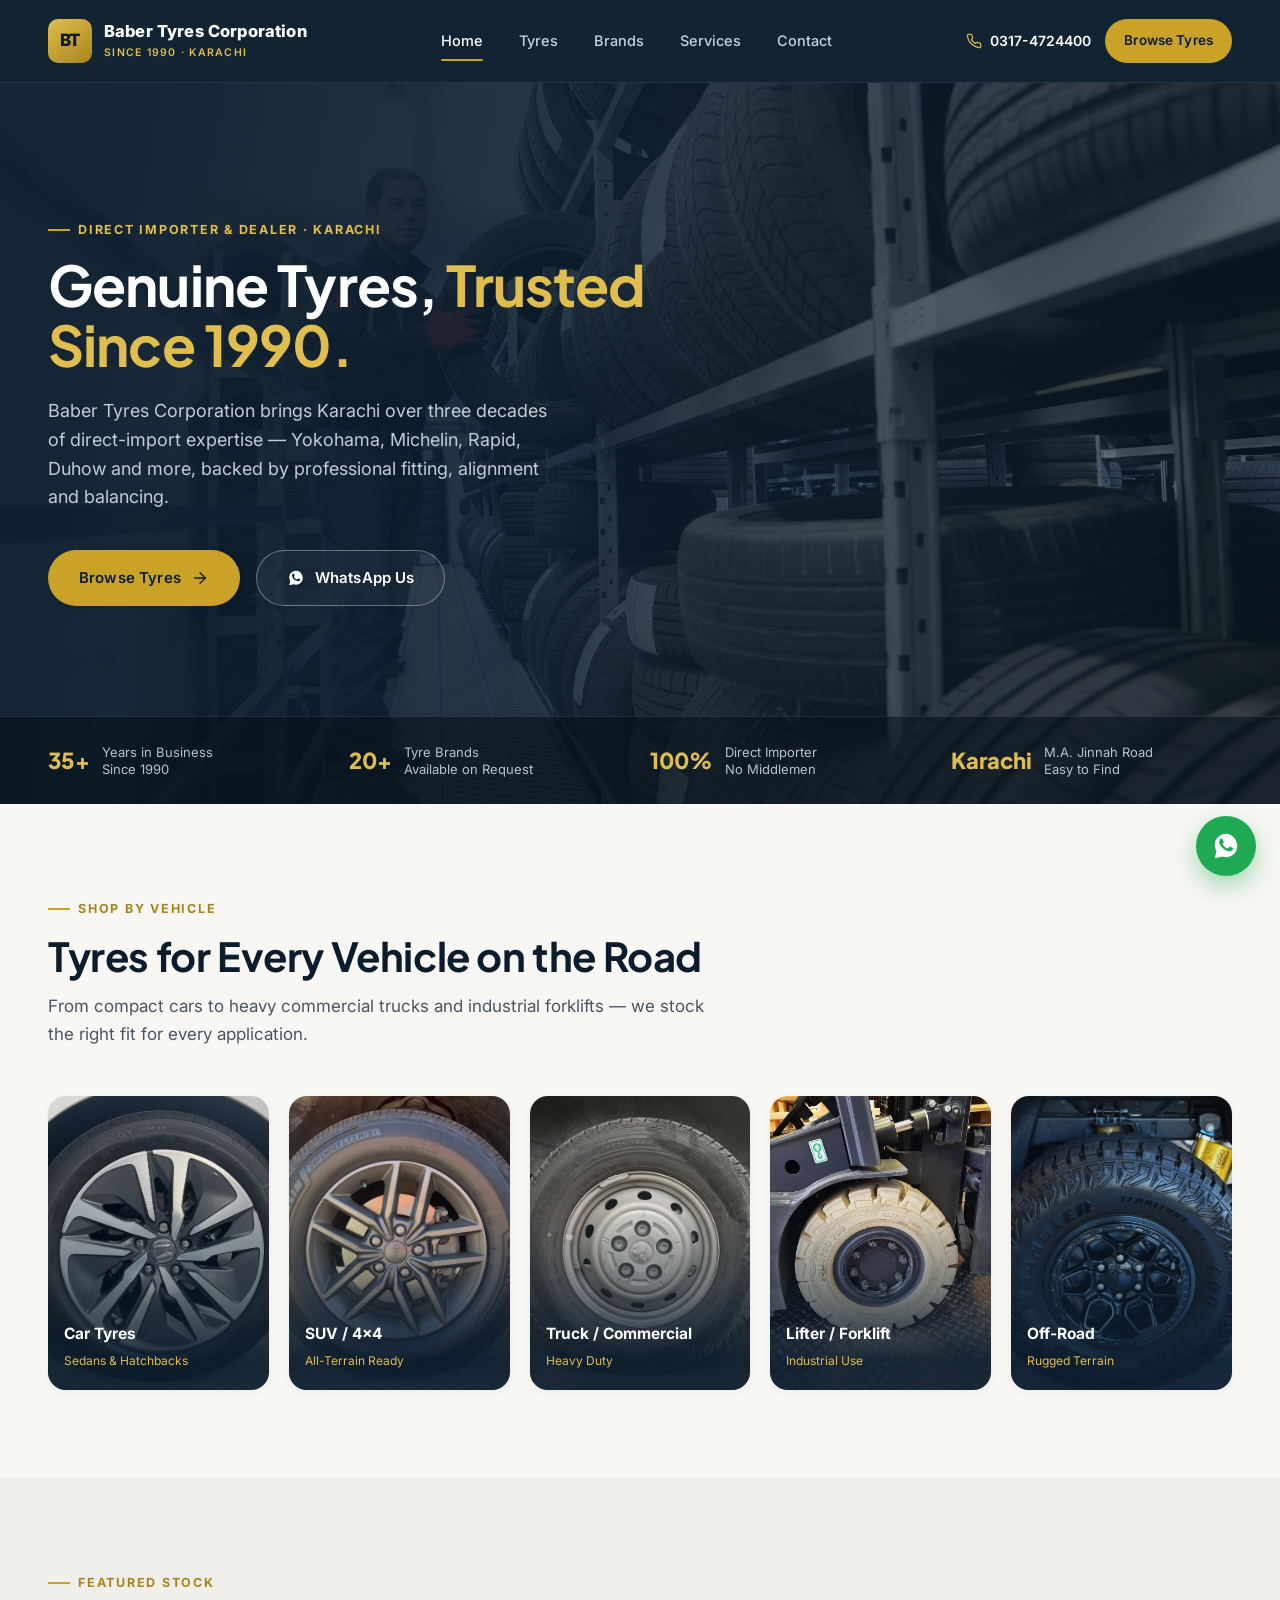
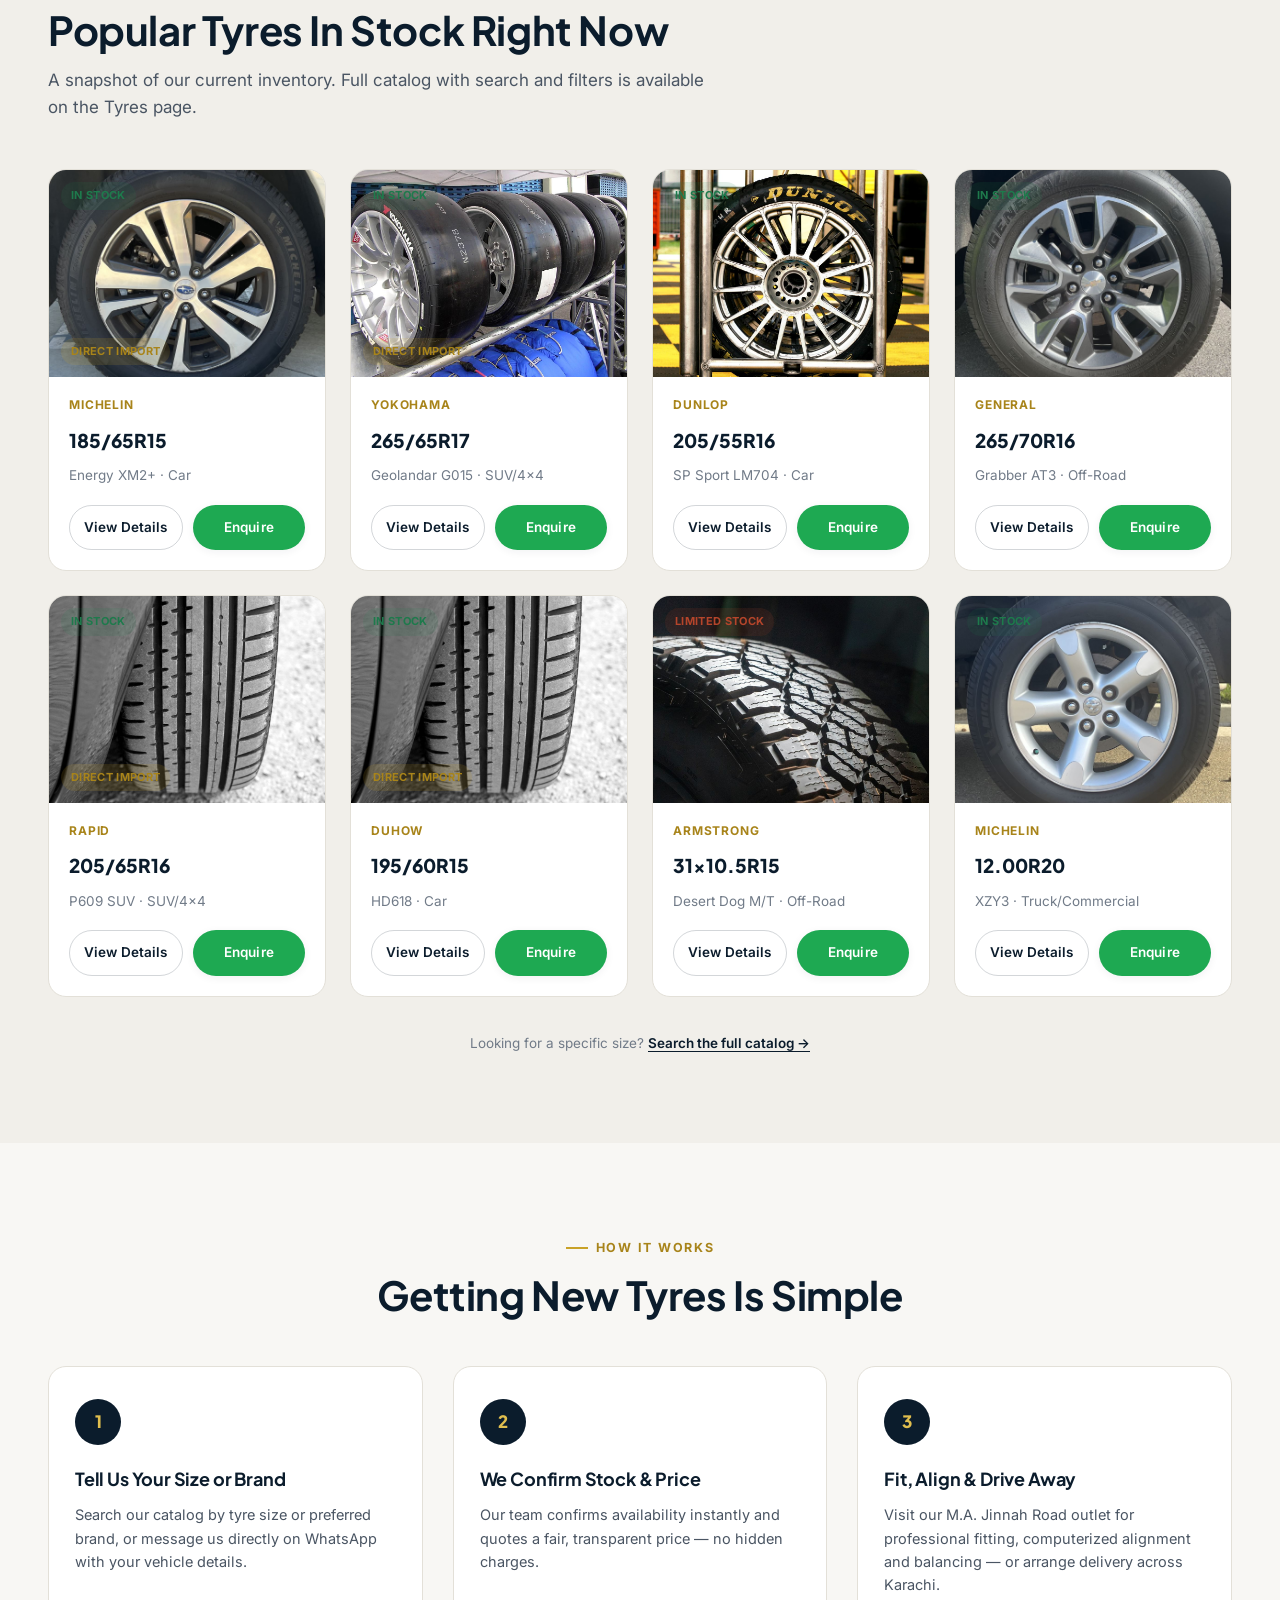
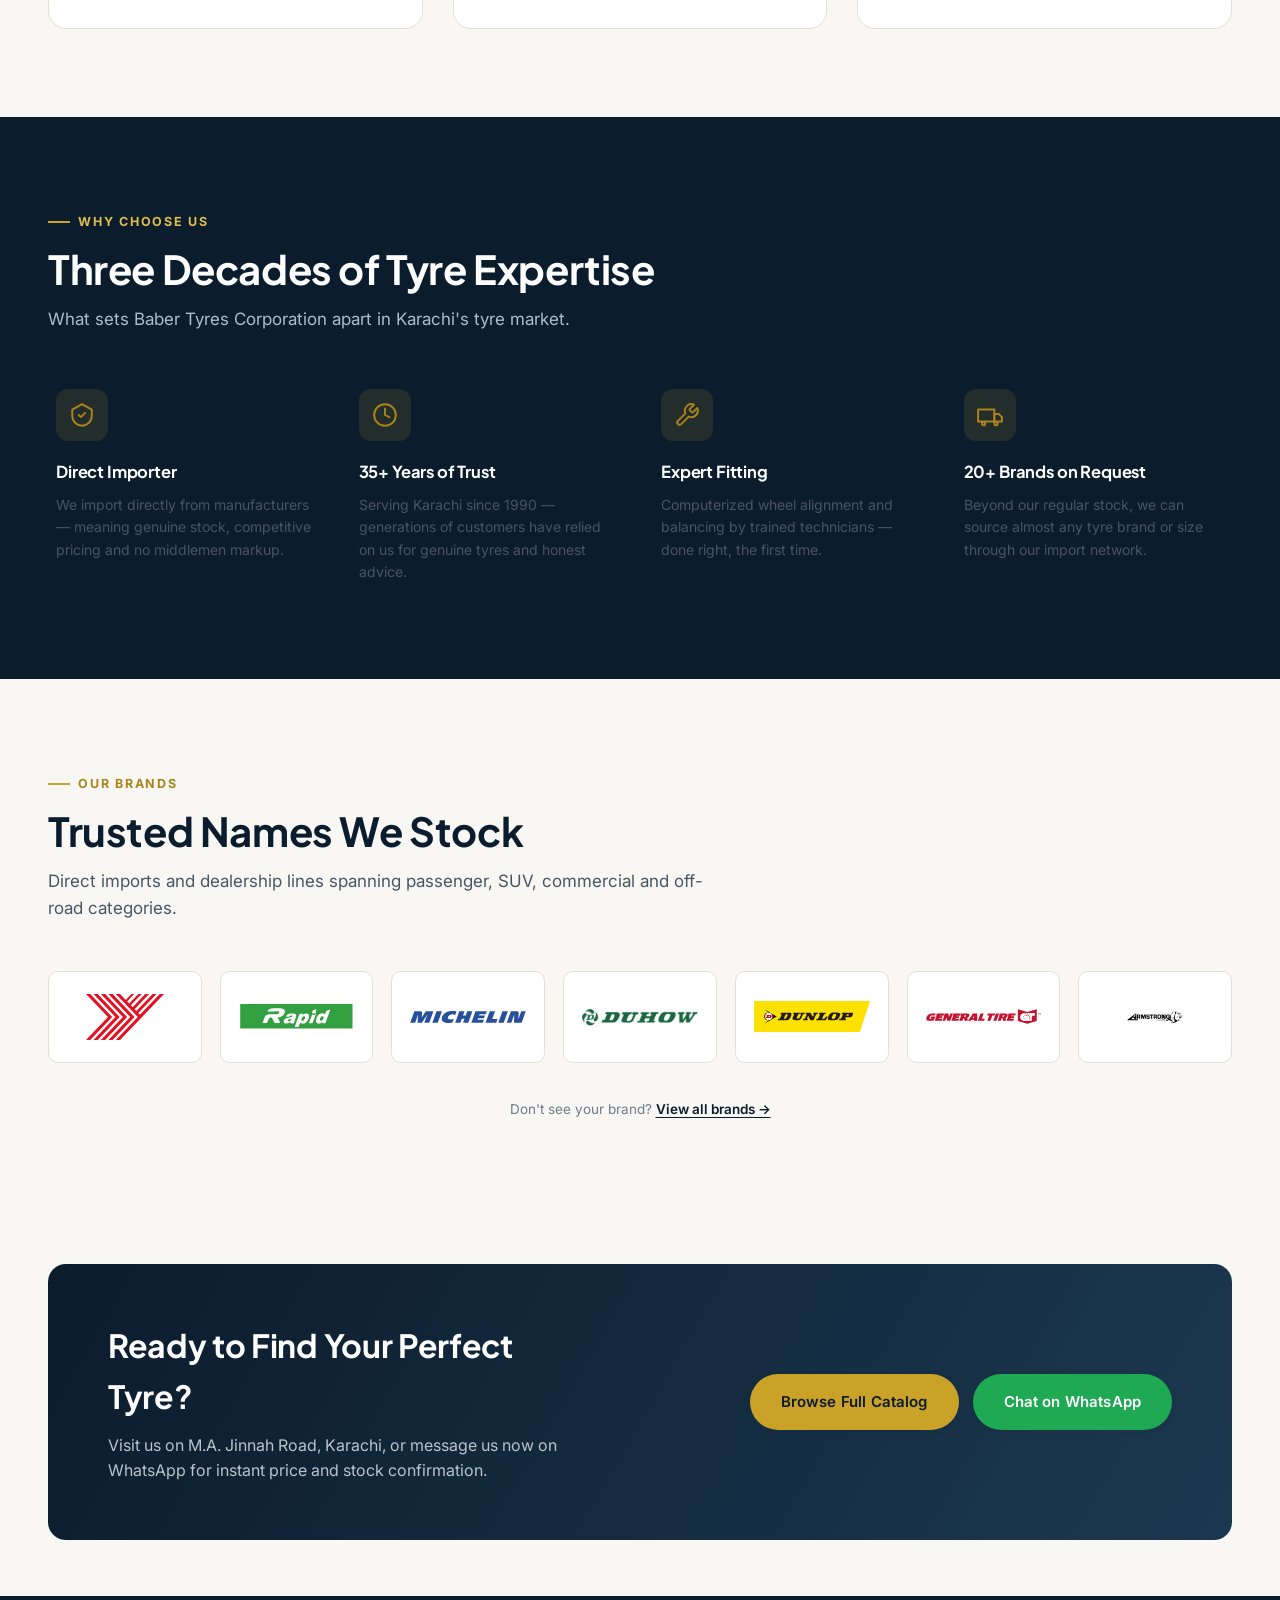
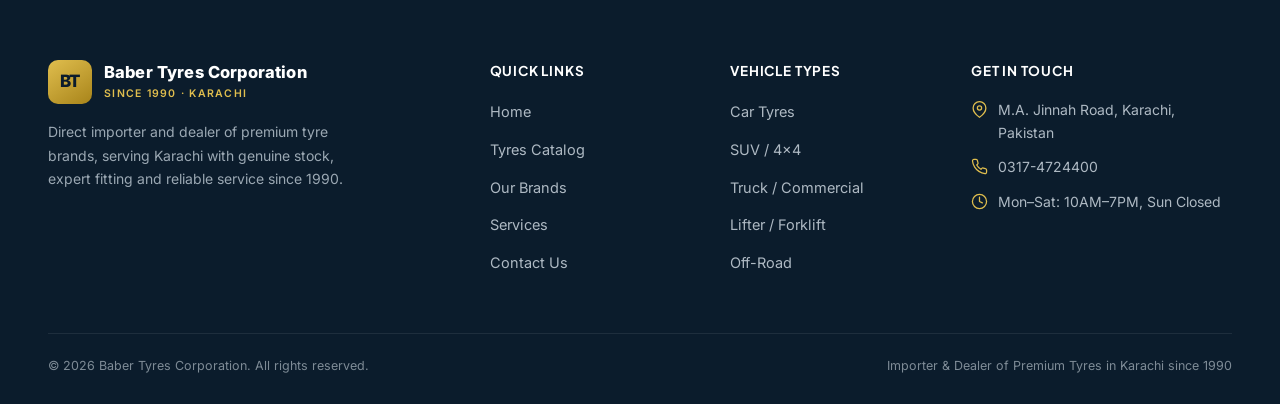
<file: index.html>
<!DOCTYPE html>
<html lang="en">
<head>
<meta charset="UTF-8">
<meta name="viewport" content="width=device-width, initial-scale=1.0">
<title>Baber Tyres Corporation | Premium Tyre Importer &amp; Dealer, Karachi Since 1990</title>
<meta name="description" content="Baber Tyres Corporation — direct importer and dealer of Yokohama, Michelin, Rapid, Duhow, Dunlop, General &amp; Armstrong tyres in Karachi since 1990. Car, SUV, truck, forklift &amp; off-road tyres with expert fitting.">
<link rel="preconnect" href="https://fonts.googleapis.com">
<link rel="preconnect" href="https://fonts.gstatic.com" crossorigin>
<link href="https://fonts.googleapis.com/css2?family=Inter:wght@400;500;600;700;800&family=Plus+Jakarta+Sans:wght@500;700;800&display=swap" rel="stylesheet">
<link rel="stylesheet" href="css/style.css">
</head>
<body>

<header class="site-header">
  <nav class="nav">
    <a href="index.html" class="brand">
      <span class="brand-mark">BT</span>
      <span class="brand-text">
        <span class="name">Baber Tyres Corporation</span>
        <span class="tag">Since 1990 &middot; Karachi</span>
      </span>
    </a>
    <div class="nav-links">
      <a href="index.html" class="active">Home</a>
      <a href="tyres.html">Tyres</a>
      <a href="brands.html">Brands</a>
      <a href="services.html">Services</a>
      <a href="contact.html">Contact</a>
    </div>
    <div class="nav-cta">
      <span class="nav-phone">
        <svg viewBox="0 0 24 24" fill="none" stroke="currentColor" stroke-width="1.8" stroke-linecap="round" stroke-linejoin="round"><path d="M22 16.92v3a2 2 0 0 1-2.18 2 19.79 19.79 0 0 1-8.63-3.07 19.5 19.5 0 0 1-6-6 19.79 19.79 0 0 1-3.07-8.67A2 2 0 0 1 4.11 2h3a2 2 0 0 1 2 1.72c.127.96.361 1.903.7 2.81a2 2 0 0 1-.45 2.11L8.09 9.91a16 16 0 0 0 6 6l1.27-1.27a2 2 0 0 1 2.11-.45c.907.339 1.85.573 2.81.7A2 2 0 0 1 22 16.92z"/></svg>
        0317-4724400
      </span>
      <a href="tyres.html" class="btn btn-primary btn-sm">Browse Tyres</a>
      <button class="nav-toggle" aria-label="Toggle menu">
        <svg viewBox="0 0 24 24" fill="none" stroke="currentColor" stroke-width="1.8" stroke-linecap="round"><line x1="3" y1="6" x2="21" y2="6"/><line x1="3" y1="12" x2="21" y2="12"/><line x1="3" y1="18" x2="21" y2="18"/></svg>
      </button>
    </div>
  </nav>
  <div class="mobile-menu">
    <a href="index.html" class="active">Home</a>
    <a href="tyres.html">Tyres</a>
    <a href="brands.html">Brands</a>
    <a href="services.html">Services</a>
    <a href="contact.html">Contact</a>
    <a href="https://wa.me/923174724400" class="btn btn-whatsapp btn-block">Chat on WhatsApp</a>
  </div>
</header>

<!-- HERO -->
<section class="hero">
  <div class="hero-media" style="background-image:url('images/hero/hero-main.jpg');"></div>
  <div class="hero-inner">
    <div class="hero-content">
      <span class="eyebrow">Direct Importer &amp; Dealer &middot; Karachi</span>
      <h1>Genuine Tyres, <em>Trusted Since 1990.</em></h1>
      <p class="hero-sub">Baber Tyres Corporation brings Karachi over three decades of direct-import expertise — Yokohama, Michelin, Rapid, Duhow and more, backed by professional fitting, alignment and balancing.</p>
      <div class="hero-actions">
        <a href="tyres.html" class="btn btn-primary">
          Browse Tyres
          <svg viewBox="0 0 24 24" fill="none" stroke="currentColor" stroke-width="1.8" stroke-linecap="round" stroke-linejoin="round"><path d="M5 12h14"/><path d="m12 5 7 7-7 7"/></svg>
        </a>
        <a href="https://wa.me/923174724400?text=Hello%20Baber%20Tyres%2C%20I%27d%20like%20to%20enquire%20about%20tyres." class="btn btn-outline" target="_blank">
          <svg viewBox="0 0 32 32" fill="currentColor"><path d="M16.004 3C9.374 3 4 8.374 4 15.004c0 2.33.65 4.51 1.78 6.37L4 29l7.84-1.74a11.9 11.9 0 0 0 4.16.74h.004C22.634 28 28 22.626 28 15.996 28 9.366 22.634 3 16.004 3zm6.93 16.95c-.3.84-1.74 1.65-2.4 1.74-.61.09-1.39.13-2.24-.14-.52-.16-1.18-.38-2.03-.75-3.57-1.54-5.9-5.14-6.08-5.38-.18-.24-1.46-1.94-1.46-3.7 0-1.76.93-2.63 1.26-2.99.33-.36.72-.45.96-.45.24 0 .48 0 .69.01.22.01.52-.08.81.62.3.72 1.02 2.49 1.11 2.67.09.18.15.39.03.63-.12.24-.18.39-.36.6-.18.21-.38.47-.54.63-.18.18-.37.37-.16.73.21.36.95 1.56 2.04 2.53 1.41 1.25 2.6 1.64 2.97 1.82.37.18.59.15.81-.09.22-.24.93-1.08 1.18-1.45.25-.37.5-.31.84-.19.34.12 2.15 1.01 2.52 1.2.37.18.61.27.7.42.09.15.09.86-.21 1.7z"/></svg>
          WhatsApp Us
        </a>
      </div>
    </div>
  </div>
  <div class="trust-strip">
    <div class="trust-grid">
      <div class="trust-item"><span class="num">35+</span><span class="lbl">Years in Business<br>Since 1990</span></div>
      <div class="trust-item"><span class="num">20+</span><span class="lbl">Tyre Brands<br>Available on Request</span></div>
      <div class="trust-item"><span class="num">100%</span><span class="lbl">Direct Importer<br>No Middlemen</span></div>
      <div class="trust-item"><span class="num">Karachi</span><span class="lbl">M.A. Jinnah Road<br>Easy to Find</span></div>
    </div>
  </div>
</section>

<!-- SHOP BY VEHICLE TYPE -->
<section class="section">
  <div class="container">
    <div class="section-head reveal">
      <span class="eyebrow">Shop by Vehicle</span>
      <h2>Tyres for Every Vehicle on the Road</h2>
      <p>From compact cars to heavy commercial trucks and industrial forklifts — we stock the right fit for every application.</p>
    </div>
    <div class="cat-grid">
      <a href="tyres.html?vehicleType=Car" class="cat-card reveal">
        <img src="images/categories/car-tyres.jpg" alt="Car tyre close-up" loading="lazy">
        <div class="overlay"></div>
        <div class="label"><span class="name">Car Tyres</span><span class="count">Sedans &amp; Hatchbacks</span></div>
      </a>
      <a href="tyres.html?vehicleType=SUV%2F4x4" class="cat-card reveal">
        <img src="images/categories/suv-4x4-tyres.jpg" alt="SUV and 4x4 tyre" loading="lazy">
        <div class="overlay"></div>
        <div class="label"><span class="name">SUV / 4x4</span><span class="count">All-Terrain Ready</span></div>
      </a>
      <a href="tyres.html?vehicleType=Truck%2FCommercial" class="cat-card reveal">
        <img src="images/categories/truck-commercial-tyres.jpg" alt="Truck and commercial vehicle tyre" loading="lazy">
        <div class="overlay"></div>
        <div class="label"><span class="name">Truck / Commercial</span><span class="count">Heavy Duty</span></div>
      </a>
      <a href="tyres.html?vehicleType=Lifter%2FForklift" class="cat-card reveal">
        <img src="images/categories/forklift-tyres.jpg" alt="Forklift industrial tyre" loading="lazy">
        <div class="overlay"></div>
        <div class="label"><span class="name">Lifter / Forklift</span><span class="count">Industrial Use</span></div>
      </a>
      <a href="tyres.html?vehicleType=Off-Road" class="cat-card reveal">
        <img src="images/categories/offroad-tyres.jpg" alt="Off-road mud terrain tyre" loading="lazy">
        <div class="overlay"></div>
        <div class="label"><span class="name">Off-Road</span><span class="count">Rugged Terrain</span></div>
      </a>
    </div>
  </div>
</section>

<!-- FEATURED TYRES -->
<section class="section section--alt">
  <div class="container">
    <div class="section-head reveal">
      <span class="eyebrow">Featured Stock</span>
      <h2>Popular Tyres In Stock Right Now</h2>
      <p>A snapshot of our current inventory. Full catalog with search and filters is available on the Tyres page.</p>
    </div>
    <div class="product-grid" id="featured-grid">
      <!-- Card 1 -->
      <div class="product-card reveal">
        <div class="product-media">
          <img src="images/products/michelin-tyre-1.jpg" alt="Michelin 185/65R15 tyre" loading="lazy">
          <span class="badge in-stock">In Stock</span>
          <span class="badge import">Direct Import</span>
        </div>
        <div class="product-body">
          <span class="product-brand">Michelin</span>
          <span class="product-size">185/65R15</span>
          <span class="product-pattern">Energy XM2+ &middot; Car</span>
          <div class="product-foot">
            <a href="tyres.html" class="btn btn-ghost-dark btn-sm">View Details</a>
            <a href="https://wa.me/923174724400?text=Hello%20Baber%20Tyres%2C%20I%27d%20like%20to%20enquire%20about%20the%20Michelin%20185%2F65R15%20(Energy%20XM2%2B)%20tyre." target="_blank" class="btn btn-whatsapp btn-sm">Enquire</a>
          </div>
        </div>
      </div>
      <!-- Card 2 -->
      <div class="product-card reveal">
        <div class="product-media">
          <img src="images/products/yokohama-tyre-1.jpg" alt="Yokohama 265/65R17 tyre" loading="lazy">
          <span class="badge in-stock">In Stock</span>
          <span class="badge import">Direct Import</span>
        </div>
        <div class="product-body">
          <span class="product-brand">Yokohama</span>
          <span class="product-size">265/65R17</span>
          <span class="product-pattern">Geolandar G015 &middot; SUV/4x4</span>
          <div class="product-foot">
            <a href="tyres.html" class="btn btn-ghost-dark btn-sm">View Details</a>
            <a href="https://wa.me/923174724400?text=Hello%20Baber%20Tyres%2C%20I%27d%20like%20to%20enquire%20about%20the%20Yokohama%20265%2F65R17%20(Geolandar%20G015)%20tyre." target="_blank" class="btn btn-whatsapp btn-sm">Enquire</a>
          </div>
        </div>
      </div>
      <!-- Card 3 -->
      <div class="product-card reveal">
        <div class="product-media">
          <img src="images/products/dunlop-tyre-1.jpg" alt="Dunlop 205/55R16 tyre" loading="lazy">
          <span class="badge in-stock">In Stock</span>
        </div>
        <div class="product-body">
          <span class="product-brand">Dunlop</span>
          <span class="product-size">205/55R16</span>
          <span class="product-pattern">SP Sport LM704 &middot; Car</span>
          <div class="product-foot">
            <a href="tyres.html" class="btn btn-ghost-dark btn-sm">View Details</a>
            <a href="https://wa.me/923174724400?text=Hello%20Baber%20Tyres%2C%20I%27d%20like%20to%20enquire%20about%20the%20Dunlop%20205%2F55R16%20(SP%20Sport%20LM704)%20tyre." target="_blank" class="btn btn-whatsapp btn-sm">Enquire</a>
          </div>
        </div>
      </div>
      <!-- Card 4 -->
      <div class="product-card reveal">
        <div class="product-media">
          <img src="images/products/general-tyre-1.jpg" alt="General 265/70R16 tyre" loading="lazy">
          <span class="badge in-stock">In Stock</span>
        </div>
        <div class="product-body">
          <span class="product-brand">General</span>
          <span class="product-size">265/70R16</span>
          <span class="product-pattern">Grabber AT3 &middot; Off-Road</span>
          <div class="product-foot">
            <a href="tyres.html" class="btn btn-ghost-dark btn-sm">View Details</a>
            <a href="https://wa.me/923174724400?text=Hello%20Baber%20Tyres%2C%20I%27d%20like%20to%20enquire%20about%20the%20General%20265%2F70R16%20(Grabber%20AT3)%20tyre." target="_blank" class="btn btn-whatsapp btn-sm">Enquire</a>
          </div>
        </div>
      </div>
      <!-- Card 5 -->
      <div class="product-card reveal">
        <div class="product-media">
          <img src="images/products/rapid-tyre-1.jpg" alt="Rapid 205/65R16 tyre" loading="lazy">
          <span class="badge in-stock">In Stock</span>
          <span class="badge import">Direct Import</span>
        </div>
        <div class="product-body">
          <span class="product-brand">Rapid</span>
          <span class="product-size">205/65R16</span>
          <span class="product-pattern">P609 SUV &middot; SUV/4x4</span>
          <div class="product-foot">
            <a href="tyres.html" class="btn btn-ghost-dark btn-sm">View Details</a>
            <a href="https://wa.me/923174724400?text=Hello%20Baber%20Tyres%2C%20I%27d%20like%20to%20enquire%20about%20the%20Rapid%20205%2F65R16%20(P609%20SUV)%20tyre." target="_blank" class="btn btn-whatsapp btn-sm">Enquire</a>
          </div>
        </div>
      </div>
      <!-- Card 6 -->
      <div class="product-card reveal">
        <div class="product-media">
          <img src="images/products/rapid-tyre-1.jpg" alt="Duhow 195/60R15 tyre" loading="lazy">
          <span class="badge in-stock">In Stock</span>
          <span class="badge import">Direct Import</span>
        </div>
        <div class="product-body">
          <span class="product-brand">Duhow</span>
          <span class="product-size">195/60R15</span>
          <span class="product-pattern">HD618 &middot; Car</span>
          <div class="product-foot">
            <a href="tyres.html" class="btn btn-ghost-dark btn-sm">View Details</a>
            <a href="https://wa.me/923174724400?text=Hello%20Baber%20Tyres%2C%20I%27d%20like%20to%20enquire%20about%20the%20Duhow%20195%2F60R15%20(HD618)%20tyre." target="_blank" class="btn btn-whatsapp btn-sm">Enquire</a>
          </div>
        </div>
      </div>
      <!-- Card 7 -->
      <div class="product-card reveal">
        <div class="product-media">
          <img src="images/products/armstrong-tyre-1.jpg" alt="Armstrong 31x10.5R15 tyre" loading="lazy">
          <span class="badge limited">Limited Stock</span>
        </div>
        <div class="product-body">
          <span class="product-brand">Armstrong</span>
          <span class="product-size">31x10.5R15</span>
          <span class="product-pattern">Desert Dog M/T &middot; Off-Road</span>
          <div class="product-foot">
            <a href="tyres.html" class="btn btn-ghost-dark btn-sm">View Details</a>
            <a href="https://wa.me/923174724400?text=Hello%20Baber%20Tyres%2C%20I%27d%20like%20to%20enquire%20about%20the%20Armstrong%2031x10.5R15%20(Desert%20Dog%20M%2FT)%20tyre." target="_blank" class="btn btn-whatsapp btn-sm">Enquire</a>
          </div>
        </div>
      </div>
      <!-- Card 8 -->
      <div class="product-card reveal">
        <div class="product-media">
          <img src="images/products/truck-tyre-1.jpg" alt="Truck commercial tyre" loading="lazy">
          <span class="badge in-stock">In Stock</span>
        </div>
        <div class="product-body">
          <span class="product-brand">Michelin</span>
          <span class="product-size">12.00R20</span>
          <span class="product-pattern">XZY3 &middot; Truck/Commercial</span>
          <div class="product-foot">
            <a href="tyres.html" class="btn btn-ghost-dark btn-sm">View Details</a>
            <a href="https://wa.me/923174724400?text=Hello%20Baber%20Tyres%2C%20I%27d%20like%20to%20enquire%20about%20the%20Michelin%2012.00R20%20(XZY3)%20tyre." target="_blank" class="btn btn-whatsapp btn-sm">Enquire</a>
          </div>
        </div>
      </div>
    </div>
    <div class="divider-note reveal">Looking for a specific size? <a href="tyres.html">Search the full catalog &rarr;</a></div>
  </div>
</section>

<!-- HOW IT WORKS -->
<section class="section">
  <div class="container">
    <div class="section-head center reveal" style="margin-left:auto;margin-right:auto;">
      <span class="eyebrow">How It Works</span>
      <h2>Getting New Tyres Is Simple</h2>
    </div>
    <div class="steps">
      <div class="step reveal">
        <div class="step-num">1</div>
        <h3>Tell Us Your Size or Brand</h3>
        <p>Search our catalog by tyre size or preferred brand, or message us directly on WhatsApp with your vehicle details.</p>
      </div>
      <div class="step reveal">
        <div class="step-num">2</div>
        <h3>We Confirm Stock &amp; Price</h3>
        <p>Our team confirms availability instantly and quotes a fair, transparent price — no hidden charges.</p>
      </div>
      <div class="step reveal">
        <div class="step-num">3</div>
        <h3>Fit, Align &amp; Drive Away</h3>
        <p>Visit our M.A. Jinnah Road outlet for professional fitting, computerized alignment and balancing — or arrange delivery across Karachi.</p>
      </div>
    </div>
  </div>
</section>

<!-- WHY CHOOSE US -->
<section class="section section--navy">
  <div class="container">
    <div class="section-head reveal">
      <span class="eyebrow">Why Choose Us</span>
      <h2>Three Decades of Tyre Expertise</h2>
      <p>What sets Baber Tyres Corporation apart in Karachi's tyre market.</p>
    </div>
    <div class="feature-grid">
      <div class="feature reveal">
        <div class="feature-icon"><svg viewBox="0 0 24 24" fill="none" stroke="currentColor" stroke-width="1.8" stroke-linecap="round" stroke-linejoin="round"><path d="M12 2 3 7v6c0 5 4 8.5 9 9 5-.5 9-4 9-9V7z"/><path d="m9 12 2 2 4-4"/></svg></div>
        <h3>Direct Importer</h3>
        <p>We import directly from manufacturers — meaning genuine stock, competitive pricing and no middlemen markup.</p>
      </div>
      <div class="feature reveal">
        <div class="feature-icon"><svg viewBox="0 0 24 24" fill="none" stroke="currentColor" stroke-width="1.8" stroke-linecap="round" stroke-linejoin="round"><circle cx="12" cy="12" r="10"/><path d="M12 6v6l4 2"/></svg></div>
        <h3>35+ Years of Trust</h3>
        <p>Serving Karachi since 1990 — generations of customers have relied on us for genuine tyres and honest advice.</p>
      </div>
      <div class="feature reveal">
        <div class="feature-icon"><svg viewBox="0 0 24 24" fill="none" stroke="currentColor" stroke-width="1.8" stroke-linecap="round" stroke-linejoin="round"><path d="M14.7 6.3a1 1 0 0 0 0 1.4l1.6 1.6a1 1 0 0 0 1.4 0l3.77-3.77a6 6 0 0 1-7.94 7.94l-6.91 6.91a2.12 2.12 0 0 1-3-3l6.91-6.91a6 6 0 0 1 7.94-7.94z"/></svg></div>
        <h3>Expert Fitting</h3>
        <p>Computerized wheel alignment and balancing by trained technicians — done right, the first time.</p>
      </div>
      <div class="feature reveal">
        <div class="feature-icon"><svg viewBox="0 0 24 24" fill="none" stroke="currentColor" stroke-width="1.8" stroke-linecap="round" stroke-linejoin="round"><rect x="1" y="7" width="15" height="11"/><path d="M16 11h4l3 3v4h-7z"/><circle cx="6" cy="20" r="1.5"/><circle cx="17.5" cy="20" r="1.5"/></svg></div>
        <h3>20+ Brands on Request</h3>
        <p>Beyond our regular stock, we can source almost any tyre brand or size through our import network.</p>
      </div>
    </div>
  </div>
</section>

<!-- BRANDS SHOWCASE -->
<section class="section">
  <div class="container">
    <div class="section-head reveal">
      <span class="eyebrow">Our Brands</span>
      <h2>Trusted Names We Stock</h2>
      <p>Direct imports and dealership lines spanning passenger, SUV, commercial and off-road categories.</p>
    </div>
    <div class="brand-strip reveal">
      <div class="brand-chip"><img src="images/logos/yokohama-logo.svg" alt="Yokohama logo"></div>
      <div class="brand-chip"><img src="images/logos/rapid-logo.svg" alt="Rapid logo"></div>
      <div class="brand-chip"><img src="images/logos/michelin-logo.svg" alt="Michelin logo"></div>
      <div class="brand-chip"><img src="images/logos/duhow-logo.png" alt="Duhow logo"></div>
      <div class="brand-chip"><img src="images/logos/dunlop-logo.svg" alt="Dunlop logo"></div>
      <div class="brand-chip"><img src="images/logos/general-logo.svg" alt="General Tire logo"></div>
      <div class="brand-chip"><img src="images/logos/armstrong-logo.webp" alt="Armstrong Tyres logo"></div>
    </div>
    <div class="divider-note reveal">Don't see your brand? <a href="brands.html">View all brands &rarr;</a></div>
  </div>
</section>

<!-- FINAL CTA -->
<section class="section section--tight">
  <div class="container">
    <div class="cta-band reveal">
      <div>
        <h2>Ready to Find Your Perfect Tyre?</h2>
        <p>Visit us on M.A. Jinnah Road, Karachi, or message us now on WhatsApp for instant price and stock confirmation.</p>
      </div>
      <div class="cta-actions">
        <a href="tyres.html" class="btn btn-primary">Browse Full Catalog</a>
        <a href="https://wa.me/923174724400?text=Hello%20Baber%20Tyres%2C%20I%27d%20like%20to%20enquire%20about%20tyres." target="_blank" class="btn btn-whatsapp">Chat on WhatsApp</a>
      </div>
    </div>
  </div>
</section>

<footer class="site-footer">
  <div class="container">
    <div class="footer-grid">
      <div class="footer-brand">
        <a href="index.html" class="brand">
          <span class="brand-mark">BT</span>
          <span class="brand-text">
            <span class="name">Baber Tyres Corporation</span>
            <span class="tag">Since 1990 &middot; Karachi</span>
          </span>
        </a>
        <p>Direct importer and dealer of premium tyre brands, serving Karachi with genuine stock, expert fitting and reliable service since 1990.</p>
      </div>
      <div class="footer-col">
        <h4>Quick Links</h4>
        <ul>
          <li><a href="index.html">Home</a></li>
          <li><a href="tyres.html">Tyres Catalog</a></li>
          <li><a href="brands.html">Our Brands</a></li>
          <li><a href="services.html">Services</a></li>
          <li><a href="contact.html">Contact Us</a></li>
        </ul>
      </div>
      <div class="footer-col">
        <h4>Vehicle Types</h4>
        <ul>
          <li><a href="tyres.html?vehicleType=Car">Car Tyres</a></li>
          <li><a href="tyres.html?vehicleType=SUV%2F4x4">SUV / 4x4</a></li>
          <li><a href="tyres.html?vehicleType=Truck%2FCommercial">Truck / Commercial</a></li>
          <li><a href="tyres.html?vehicleType=Lifter%2FForklift">Lifter / Forklift</a></li>
          <li><a href="tyres.html?vehicleType=Off-Road">Off-Road</a></li>
        </ul>
      </div>
      <div class="footer-col">
        <h4>Get in Touch</h4>
        <ul class="footer-contact">
          <li><svg viewBox="0 0 24 24" fill="none" stroke="currentColor" stroke-width="1.8" stroke-linecap="round" stroke-linejoin="round"><path d="M21 10c0 7-9 13-9 13s-9-6-9-13a9 9 0 1 1 18 0z"/><circle cx="12" cy="10" r="3"/></svg> M.A. Jinnah Road, Karachi, Pakistan</li>
          <li><svg viewBox="0 0 24 24" fill="none" stroke="currentColor" stroke-width="1.8" stroke-linecap="round" stroke-linejoin="round"><path d="M22 16.92v3a2 2 0 0 1-2.18 2 19.79 19.79 0 0 1-8.63-3.07 19.5 19.5 0 0 1-6-6 19.79 19.79 0 0 1-3.07-8.67A2 2 0 0 1 4.11 2h3a2 2 0 0 1 2 1.72c.127.96.361 1.903.7 2.81a2 2 0 0 1-.45 2.11L8.09 9.91a16 16 0 0 0 6 6l1.27-1.27a2 2 0 0 1 2.11-.45c.907.339 1.85.573 2.81.7A2 2 0 0 1 22 16.92z"/></svg> 0317-4724400</li>
          <li><svg viewBox="0 0 24 24" fill="none" stroke="currentColor" stroke-width="1.8" stroke-linecap="round" stroke-linejoin="round"><circle cx="12" cy="12" r="10"/><path d="M12 6v6l4 2"/></svg> Mon–Sat: 10AM–7PM, Sun Closed</li>
        </ul>
      </div>
    </div>
    <div class="footer-bottom">
      <span>&copy; 2026 Baber Tyres Corporation. All rights reserved.</span>
      <span>Importer &amp; Dealer of Premium Tyres in Karachi since 1990</span>
    </div>
  </div>
</footer>

<a class="wa-float" href="https://wa.me/923174724400?text=Hello%20Baber%20Tyres%2C%20I%27d%20like%20to%20enquire%20about%20tyres." target="_blank" aria-label="Chat on WhatsApp">
  <svg viewBox="0 0 32 32" fill="currentColor"><path d="M16.004 3C9.374 3 4 8.374 4 15.004c0 2.33.65 4.51 1.78 6.37L4 29l7.84-1.74a11.9 11.9 0 0 0 4.16.74h.004C22.634 28 28 22.626 28 15.996 28 9.366 22.634 3 16.004 3zm6.93 16.95c-.3.84-1.74 1.65-2.4 1.74-.61.09-1.39.13-2.24-.14-.52-.16-1.18-.38-2.03-.75-3.57-1.54-5.9-5.14-6.08-5.38-.18-.24-1.46-1.94-1.46-3.7 0-1.76.93-2.63 1.26-2.99.33-.36.72-.45.96-.45.24 0 .48 0 .69.01.22.01.52-.08.81.62.3.72 1.02 2.49 1.11 2.67.09.18.15.39.03.63-.12.24-.18.39-.36.6-.18.21-.38.47-.54.63-.18.18-.37.37-.16.73.21.36.95 1.56 2.04 2.53 1.41 1.25 2.6 1.64 2.97 1.82.37.18.59.15.81-.09.22-.24.93-1.08 1.18-1.45.25-.37.5-.31.84-.19.34.12 2.15 1.01 2.52 1.2.37.18.61.27.7.42.09.15.09.86-.21 1.7z"/></svg>
</a>

<script src="js/main.js"></script>
</body>
</html>
</file>
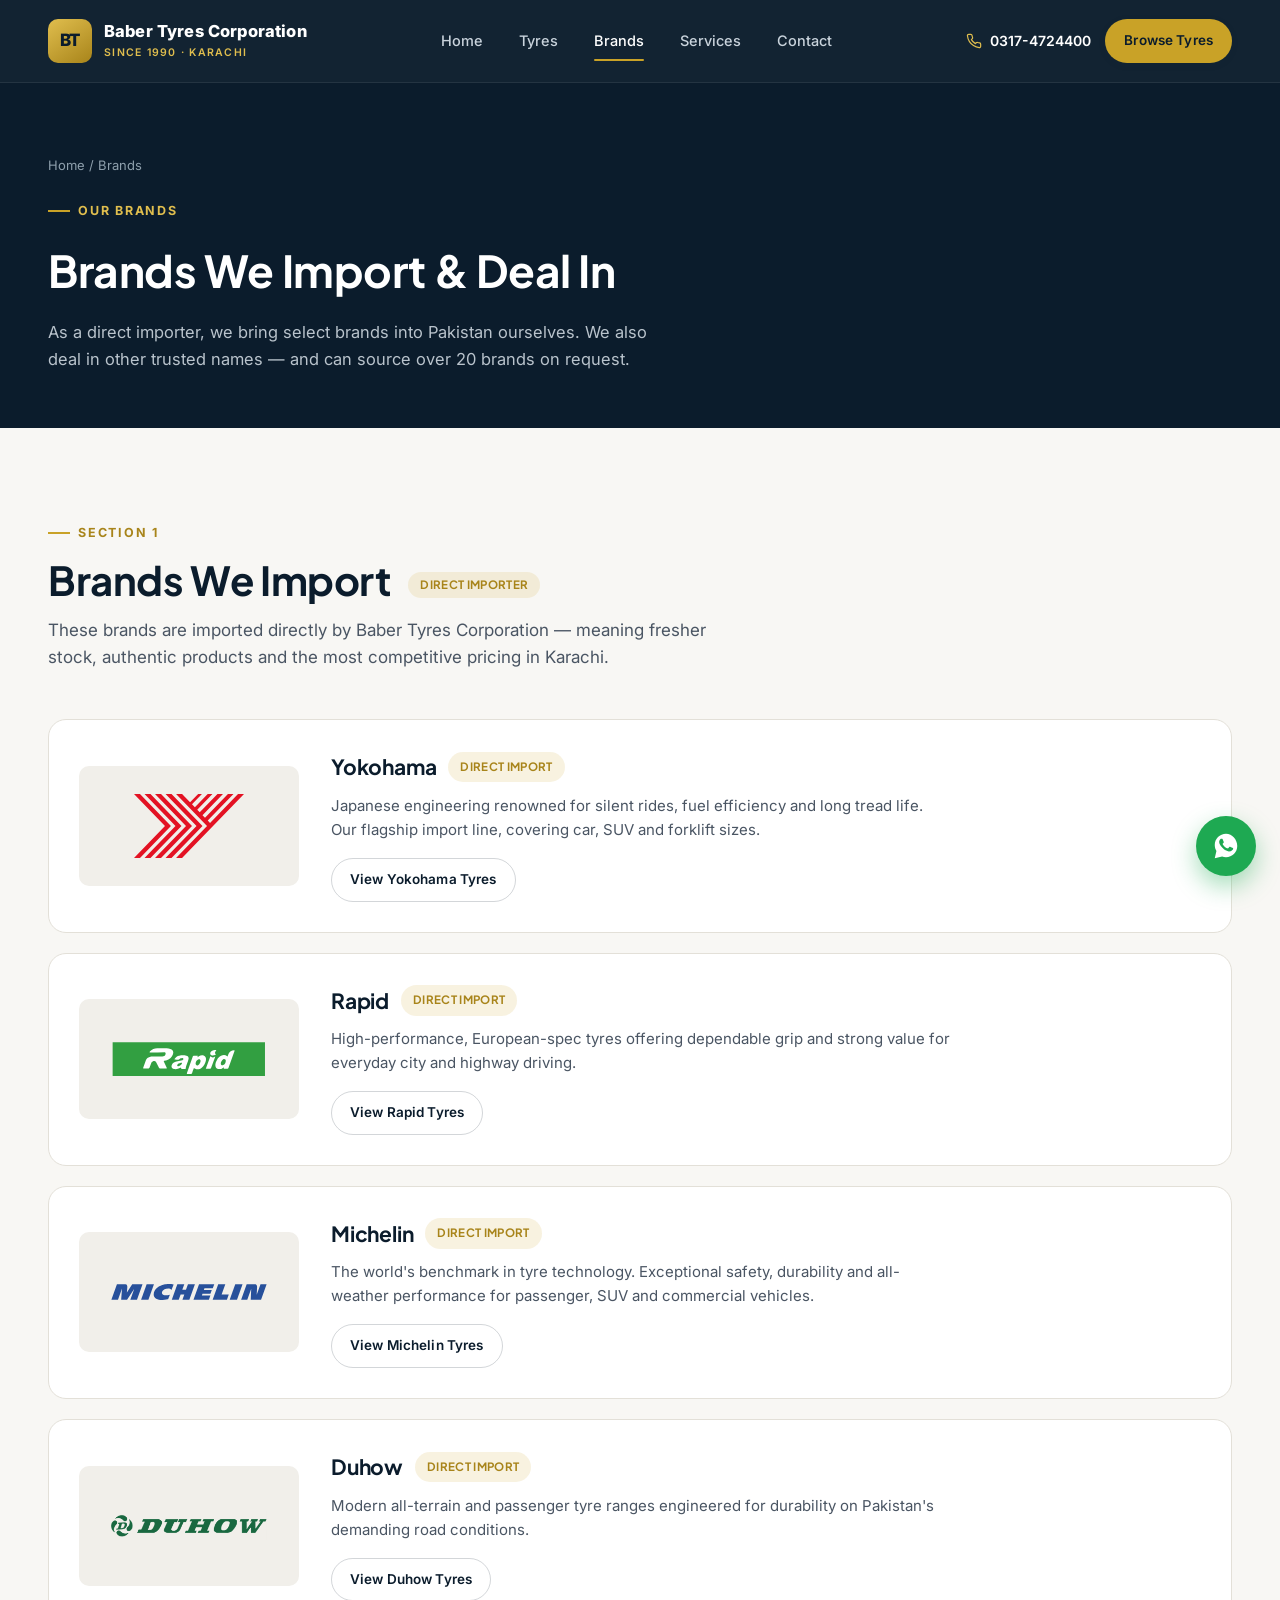
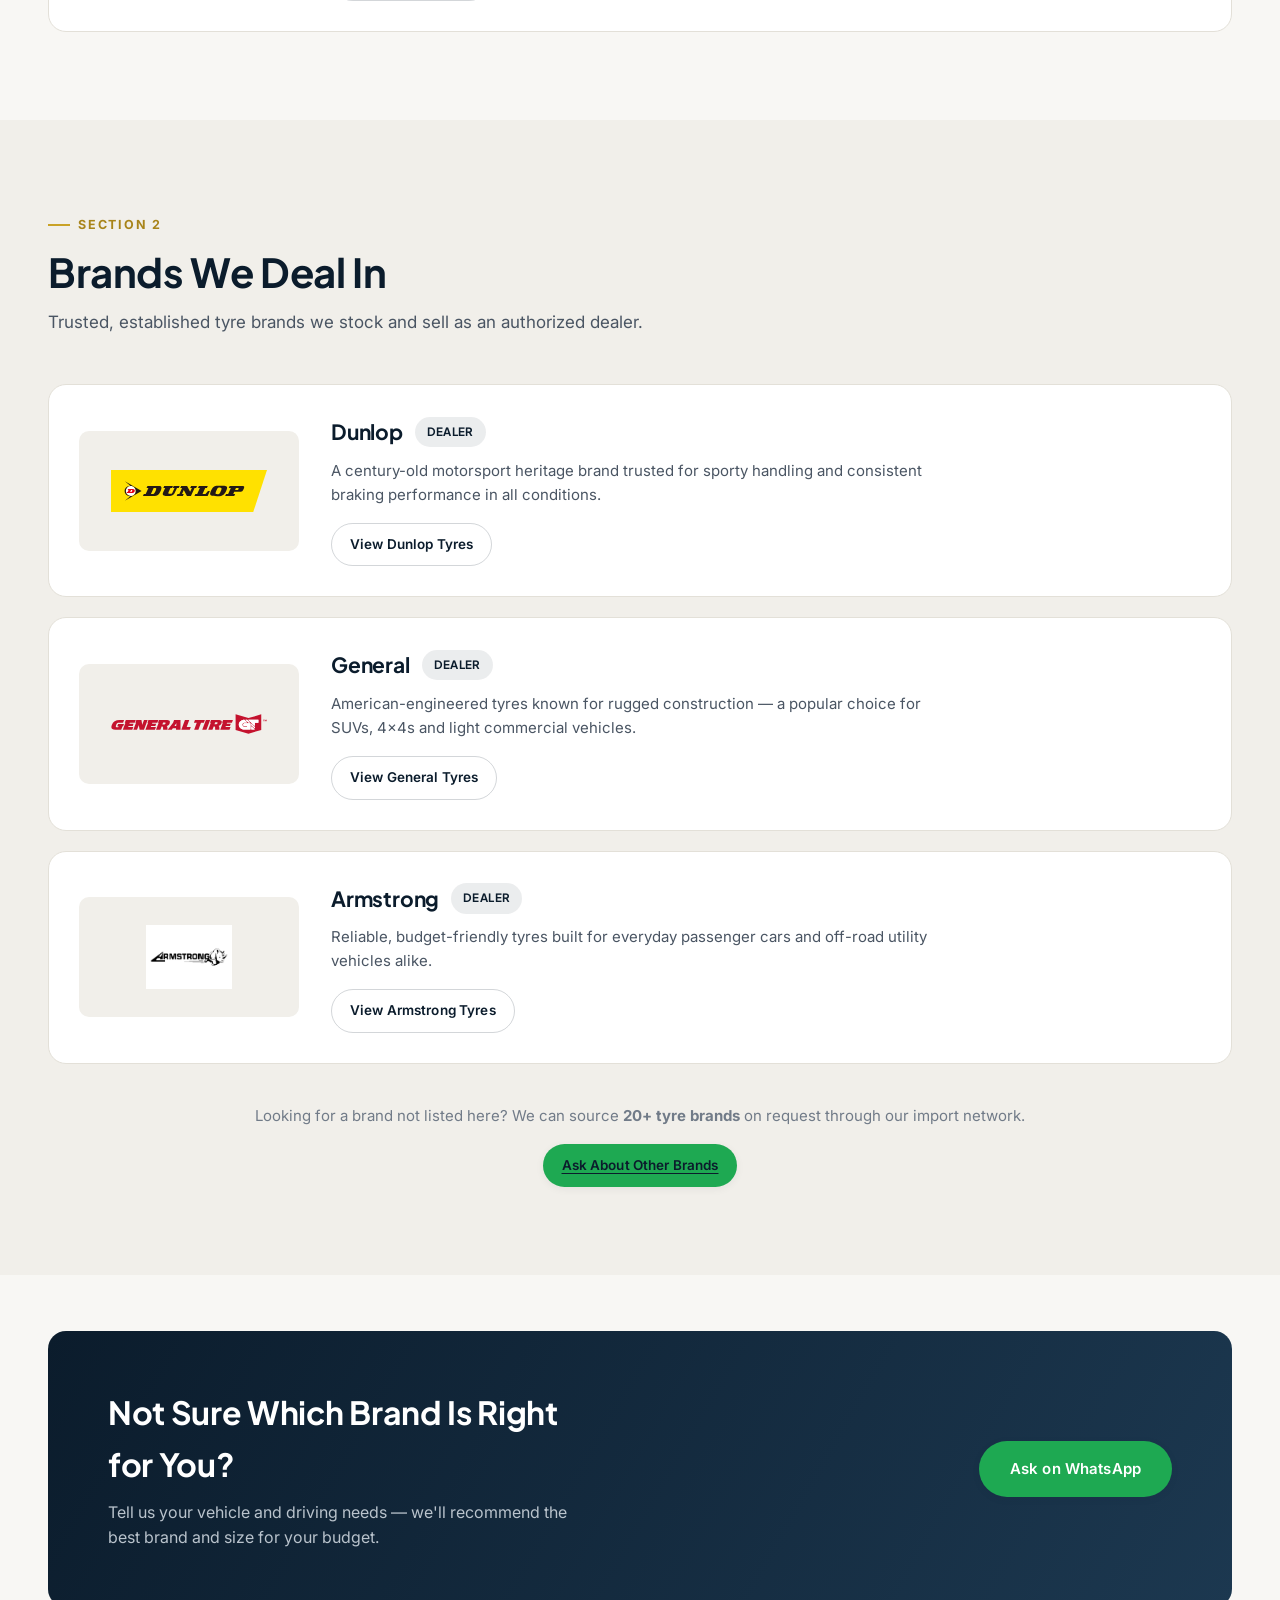
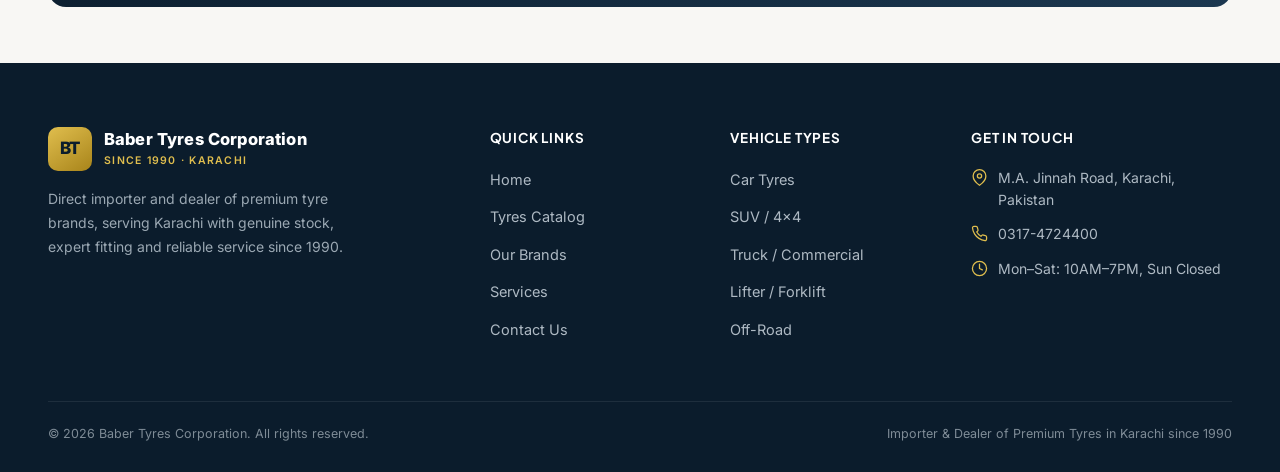
<file: brands.html>
<!DOCTYPE html>
<html lang="en">
<head>
<meta charset="UTF-8">
<meta name="viewport" content="width=device-width, initial-scale=1.0">
<title>Our Brands | Baber Tyres Corporation — Karachi</title>
<meta name="description" content="Direct importer of Yokohama, Rapid, Michelin and Duhow tyres. Also dealing in Dunlop, General and Armstrong. 20+ brands available on request in Karachi.">
<link rel="preconnect" href="https://fonts.googleapis.com">
<link rel="preconnect" href="https://fonts.gstatic.com" crossorigin>
<link href="https://fonts.googleapis.com/css2?family=Inter:wght@400;500;600;700;800&family=Plus+Jakarta+Sans:wght@500;700;800&display=swap" rel="stylesheet">
<link rel="stylesheet" href="css/style.css">
</head>
<body>

<header class="site-header">
  <nav class="nav">
    <a href="index.html" class="brand">
      <span class="brand-mark">BT</span>
      <span class="brand-text">
        <span class="name">Baber Tyres Corporation</span>
        <span class="tag">Since 1990 &middot; Karachi</span>
      </span>
    </a>
    <div class="nav-links">
      <a href="index.html">Home</a>
      <a href="tyres.html">Tyres</a>
      <a href="brands.html" class="active">Brands</a>
      <a href="services.html">Services</a>
      <a href="contact.html">Contact</a>
    </div>
    <div class="nav-cta">
      <span class="nav-phone">
        <svg viewBox="0 0 24 24" fill="none" stroke="currentColor" stroke-width="1.8" stroke-linecap="round" stroke-linejoin="round"><path d="M22 16.92v3a2 2 0 0 1-2.18 2 19.79 19.79 0 0 1-8.63-3.07 19.5 19.5 0 0 1-6-6 19.79 19.79 0 0 1-3.07-8.67A2 2 0 0 1 4.11 2h3a2 2 0 0 1 2 1.72c.127.96.361 1.903.7 2.81a2 2 0 0 1-.45 2.11L8.09 9.91a16 16 0 0 0 6 6l1.27-1.27a2 2 0 0 1 2.11-.45c.907.339 1.85.573 2.81.7A2 2 0 0 1 22 16.92z"/></svg>
        0317-4724400
      </span>
      <a href="tyres.html" class="btn btn-primary btn-sm">Browse Tyres</a>
      <button class="nav-toggle" aria-label="Toggle menu">
        <svg viewBox="0 0 24 24" fill="none" stroke="currentColor" stroke-width="1.8" stroke-linecap="round"><line x1="3" y1="6" x2="21" y2="6"/><line x1="3" y1="12" x2="21" y2="12"/><line x1="3" y1="18" x2="21" y2="18"/></svg>
      </button>
    </div>
  </nav>
  <div class="mobile-menu">
    <a href="index.html">Home</a>
    <a href="tyres.html">Tyres</a>
    <a href="brands.html" class="active">Brands</a>
    <a href="services.html">Services</a>
    <a href="contact.html">Contact</a>
    <a href="https://wa.me/923174724400" class="btn btn-whatsapp btn-block">Chat on WhatsApp</a>
  </div>
</header>

<section class="page-header">
  <div class="container">
    <div class="breadcrumb"><a href="index.html">Home</a> / Brands</div>
    <span class="eyebrow">Our Brands</span>
    <h1>Brands We Import &amp; Deal In</h1>
    <p>As a direct importer, we bring select brands into Pakistan ourselves. We also deal in other trusted names — and can source over 20 brands on request.</p>
  </div>
</section>

<!-- BRANDS WE IMPORT -->
<section class="section">
  <div class="container">
    <div class="section-head reveal">
      <span class="eyebrow">Section 1</span>
      <h2>Brands We Import <span class="pill pill-gold" style="vertical-align:middle;margin-left:10px;">Direct Importer</span></h2>
      <p>These brands are imported directly by Baber Tyres Corporation — meaning fresher stock, authentic products and the most competitive pricing in Karachi.</p>
    </div>

    <div class="brand-block reveal">
      <div class="brand-logo-box"><img src="images/logos/yokohama-logo.svg" alt="Yokohama logo"></div>
      <div>
        <div class="row">
          <h3>Yokohama <span class="pill pill-gold">Direct Import</span></h3>
        </div>
        <p>Japanese engineering renowned for silent rides, fuel efficiency and long tread life. Our flagship import line, covering car, SUV and forklift sizes.</p>
        <div style="margin-top:16px;"><a href="tyres.html" class="btn btn-ghost-dark btn-sm">View Yokohama Tyres</a></div>
      </div>
    </div>

    <div class="brand-block reveal">
      <div class="brand-logo-box"><img src="images/logos/rapid-logo.svg" alt="Rapid logo"></div>
      <div>
        <div class="row">
          <h3>Rapid <span class="pill pill-gold">Direct Import</span></h3>
        </div>
        <p>High-performance, European-spec tyres offering dependable grip and strong value for everyday city and highway driving.</p>
        <div style="margin-top:16px;"><a href="tyres.html" class="btn btn-ghost-dark btn-sm">View Rapid Tyres</a></div>
      </div>
    </div>

    <div class="brand-block reveal">
      <div class="brand-logo-box"><img src="images/logos/michelin-logo.svg" alt="Michelin logo"></div>
      <div>
        <div class="row">
          <h3>Michelin <span class="pill pill-gold">Direct Import</span></h3>
        </div>
        <p>The world's benchmark in tyre technology. Exceptional safety, durability and all-weather performance for passenger, SUV and commercial vehicles.</p>
        <div style="margin-top:16px;"><a href="tyres.html" class="btn btn-ghost-dark btn-sm">View Michelin Tyres</a></div>
      </div>
    </div>

    <div class="brand-block reveal">
      <div class="brand-logo-box"><img src="images/logos/duhow-logo.png" alt="Duhow logo"></div>
      <div>
        <div class="row">
          <h3>Duhow <span class="pill pill-gold">Direct Import</span></h3>
        </div>
        <p>Modern all-terrain and passenger tyre ranges engineered for durability on Pakistan's demanding road conditions.</p>
        <div style="margin-top:16px;"><a href="tyres.html" class="btn btn-ghost-dark btn-sm">View Duhow Tyres</a></div>
      </div>
    </div>
  </div>
</section>

<!-- BRANDS WE DEAL IN -->
<section class="section section--alt">
  <div class="container">
    <div class="section-head reveal">
      <span class="eyebrow">Section 2</span>
      <h2>Brands We Deal In</h2>
      <p>Trusted, established tyre brands we stock and sell as an authorized dealer.</p>
    </div>

    <div class="brand-block reveal">
      <div class="brand-logo-box"><img src="images/logos/dunlop-logo.svg" alt="Dunlop logo"></div>
      <div>
        <div class="row">
          <h3>Dunlop <span class="pill pill-navy">Dealer</span></h3>
        </div>
        <p>A century-old motorsport heritage brand trusted for sporty handling and consistent braking performance in all conditions.</p>
        <div style="margin-top:16px;"><a href="tyres.html" class="btn btn-ghost-dark btn-sm">View Dunlop Tyres</a></div>
      </div>
    </div>

    <div class="brand-block reveal">
      <div class="brand-logo-box"><img src="images/logos/general-logo.svg" alt="General Tire logo"></div>
      <div>
        <div class="row">
          <h3>General <span class="pill pill-navy">Dealer</span></h3>
        </div>
        <p>American-engineered tyres known for rugged construction — a popular choice for SUVs, 4x4s and light commercial vehicles.</p>
        <div style="margin-top:16px;"><a href="tyres.html" class="btn btn-ghost-dark btn-sm">View General Tyres</a></div>
      </div>
    </div>

    <div class="brand-block reveal">
      <div class="brand-logo-box"><img src="images/logos/armstrong-logo.webp" alt="Armstrong Tyres logo"></div>
      <div>
        <div class="row">
          <h3>Armstrong <span class="pill pill-navy">Dealer</span></h3>
        </div>
        <p>Reliable, budget-friendly tyres built for everyday passenger cars and off-road utility vehicles alike.</p>
        <div style="margin-top:16px;"><a href="tyres.html" class="btn btn-ghost-dark btn-sm">View Armstrong Tyres</a></div>
      </div>
    </div>

    <div class="divider-note reveal" style="margin-top:40px;font-size:15px;">
      Looking for a brand not listed here? We can source <strong>20+ tyre brands</strong> on request through our import network.
      <br><a href="https://wa.me/923174724400?text=Hello%20Baber%20Tyres%2C%20I%27m%20looking%20for%20a%20tyre%20brand%20not%20listed%20on%20your%20website." target="_blank" class="btn btn-whatsapp btn-sm" style="margin-top:16px;">Ask About Other Brands</a>
    </div>
  </div>
</section>

<section class="section section--tight">
  <div class="container">
    <div class="cta-band reveal">
      <div>
        <h2>Not Sure Which Brand Is Right for You?</h2>
        <p>Tell us your vehicle and driving needs — we'll recommend the best brand and size for your budget.</p>
      </div>
      <div class="cta-actions">
        <a href="https://wa.me/923174724400?text=Hello%20Baber%20Tyres%2C%20I%27d%20like%20help%20choosing%20the%20right%20tyre%20brand%20for%20my%20vehicle." target="_blank" class="btn btn-whatsapp">Ask on WhatsApp</a>
      </div>
    </div>
  </div>
</section>

<footer class="site-footer">
  <div class="container">
    <div class="footer-grid">
      <div class="footer-brand">
        <a href="index.html" class="brand">
          <span class="brand-mark">BT</span>
          <span class="brand-text">
            <span class="name">Baber Tyres Corporation</span>
            <span class="tag">Since 1990 &middot; Karachi</span>
          </span>
        </a>
        <p>Direct importer and dealer of premium tyre brands, serving Karachi with genuine stock, expert fitting and reliable service since 1990.</p>
      </div>
      <div class="footer-col">
        <h4>Quick Links</h4>
        <ul>
          <li><a href="index.html">Home</a></li>
          <li><a href="tyres.html">Tyres Catalog</a></li>
          <li><a href="brands.html">Our Brands</a></li>
          <li><a href="services.html">Services</a></li>
          <li><a href="contact.html">Contact Us</a></li>
        </ul>
      </div>
      <div class="footer-col">
        <h4>Vehicle Types</h4>
        <ul>
          <li><a href="tyres.html?vehicleType=Car">Car Tyres</a></li>
          <li><a href="tyres.html?vehicleType=SUV%2F4x4">SUV / 4x4</a></li>
          <li><a href="tyres.html?vehicleType=Truck%2FCommercial">Truck / Commercial</a></li>
          <li><a href="tyres.html?vehicleType=Lifter%2FForklift">Lifter / Forklift</a></li>
          <li><a href="tyres.html?vehicleType=Off-Road">Off-Road</a></li>
        </ul>
      </div>
      <div class="footer-col">
        <h4>Get in Touch</h4>
        <ul class="footer-contact">
          <li><svg viewBox="0 0 24 24" fill="none" stroke="currentColor" stroke-width="1.8" stroke-linecap="round" stroke-linejoin="round"><path d="M21 10c0 7-9 13-9 13s-9-6-9-13a9 9 0 1 1 18 0z"/><circle cx="12" cy="10" r="3"/></svg> M.A. Jinnah Road, Karachi, Pakistan</li>
          <li><svg viewBox="0 0 24 24" fill="none" stroke="currentColor" stroke-width="1.8" stroke-linecap="round" stroke-linejoin="round"><path d="M22 16.92v3a2 2 0 0 1-2.18 2 19.79 19.79 0 0 1-8.63-3.07 19.5 19.5 0 0 1-6-6 19.79 19.79 0 0 1-3.07-8.67A2 2 0 0 1 4.11 2h3a2 2 0 0 1 2 1.72c.127.96.361 1.903.7 2.81a2 2 0 0 1-.45 2.11L8.09 9.91a16 16 0 0 0 6 6l1.27-1.27a2 2 0 0 1 2.11-.45c.907.339 1.85.573 2.81.7A2 2 0 0 1 22 16.92z"/></svg> 0317-4724400</li>
          <li><svg viewBox="0 0 24 24" fill="none" stroke="currentColor" stroke-width="1.8" stroke-linecap="round" stroke-linejoin="round"><circle cx="12" cy="12" r="10"/><path d="M12 6v6l4 2"/></svg> Mon–Sat: 10AM–7PM, Sun Closed</li>
        </ul>
      </div>
    </div>
    <div class="footer-bottom">
      <span>&copy; 2026 Baber Tyres Corporation. All rights reserved.</span>
      <span>Importer &amp; Dealer of Premium Tyres in Karachi since 1990</span>
    </div>
  </div>
</footer>

<a class="wa-float" href="https://wa.me/923174724400?text=Hello%20Baber%20Tyres%2C%20I%27d%20like%20to%20enquire%20about%20tyres." target="_blank" aria-label="Chat on WhatsApp">
  <svg viewBox="0 0 32 32" fill="currentColor"><path d="M16.004 3C9.374 3 4 8.374 4 15.004c0 2.33.65 4.51 1.78 6.37L4 29l7.84-1.74a11.9 11.9 0 0 0 4.16.74h.004C22.634 28 28 22.626 28 15.996 28 9.366 22.634 3 16.004 3zm6.93 16.95c-.3.84-1.74 1.65-2.4 1.74-.61.09-1.39.13-2.24-.14-.52-.16-1.18-.38-2.03-.75-3.57-1.54-5.9-5.14-6.08-5.38-.18-.24-1.46-1.94-1.46-3.7 0-1.76.93-2.63 1.26-2.99.33-.36.72-.45.96-.45.24 0 .48 0 .69.01.22.01.52-.08.81.62.3.72 1.02 2.49 1.11 2.67.09.18.15.39.03.63-.12.24-.18.39-.36.6-.18.21-.38.47-.54.63-.18.18-.37.37-.16.73.21.36.95 1.56 2.04 2.53 1.41 1.25 2.6 1.64 2.97 1.82.37.18.59.15.81-.09.22-.24.93-1.08 1.18-1.45.25-.37.5-.31.84-.19.34.12 2.15 1.01 2.52 1.2.37.18.61.27.7.42.09.15.09.86-.21 1.7z"/></svg>
</a>

<script src="js/main.js"></script>
</body>
</html>
</file>
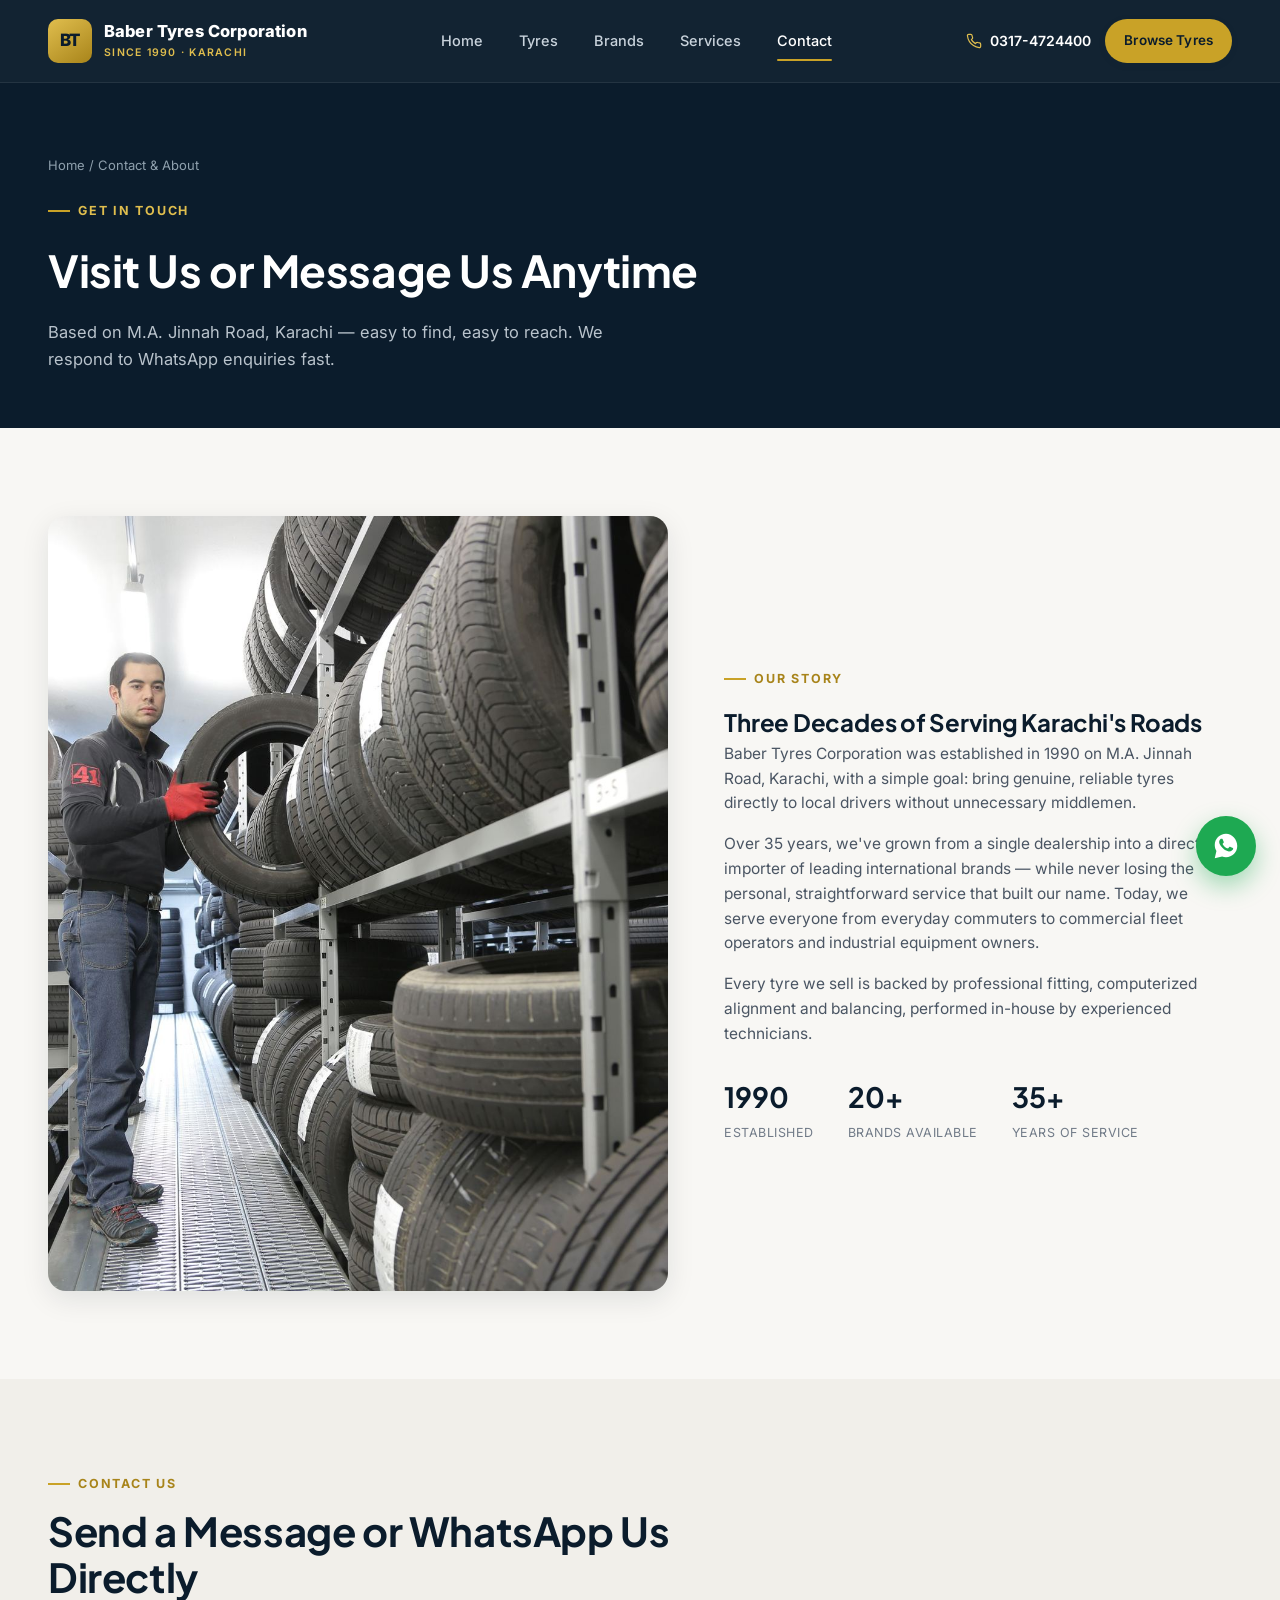
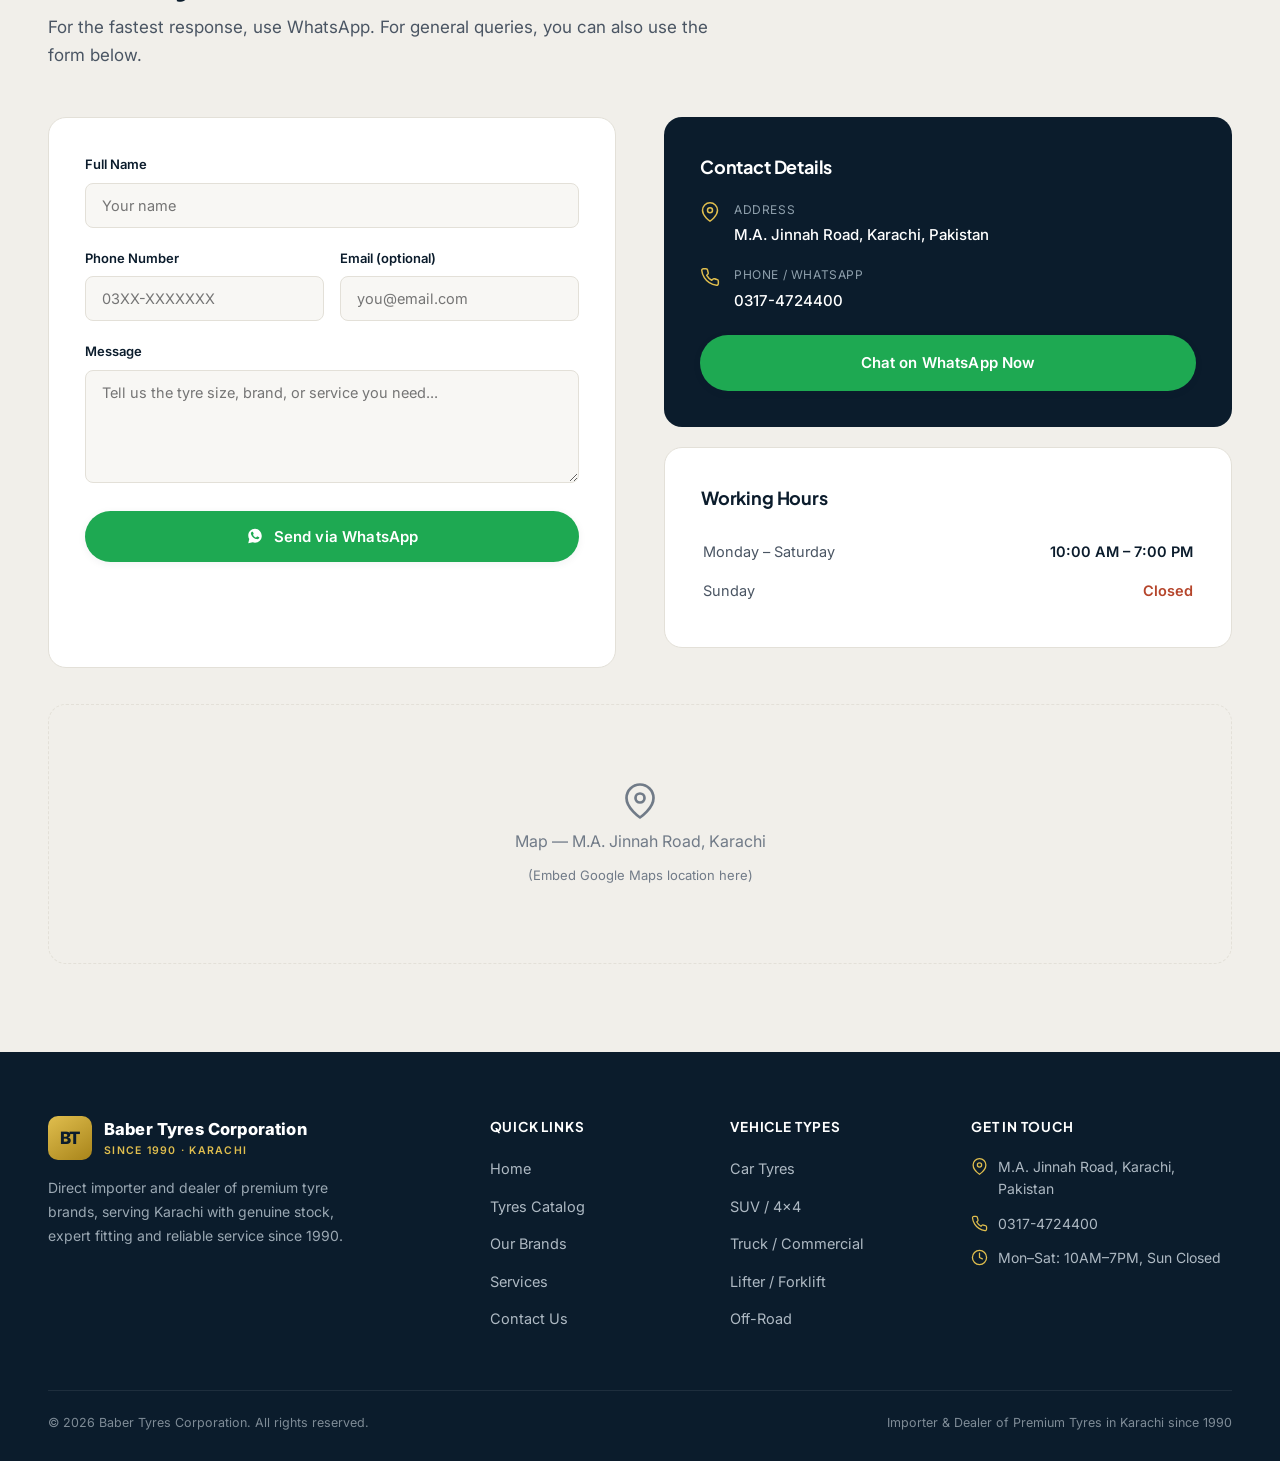
<file: contact.html>
<!DOCTYPE html>
<html lang="en">
<head>
<meta charset="UTF-8">
<meta name="viewport" content="width=device-width, initial-scale=1.0">
<title>Contact &amp; About Us | Baber Tyres Corporation — Karachi</title>
<meta name="description" content="Visit Baber Tyres Corporation on M.A. Jinnah Road, Karachi. Call or WhatsApp 0317-4724400. Open Monday–Saturday, 10AM–7PM. Serving Karachi since 1990.">
<link rel="preconnect" href="https://fonts.googleapis.com">
<link rel="preconnect" href="https://fonts.gstatic.com" crossorigin>
<link href="https://fonts.googleapis.com/css2?family=Inter:wght@400;500;600;700;800&family=Plus+Jakarta+Sans:wght@500;700;800&display=swap" rel="stylesheet">
<link rel="stylesheet" href="css/style.css">
</head>
<body>

<header class="site-header">
  <nav class="nav">
    <a href="index.html" class="brand">
      <span class="brand-mark">BT</span>
      <span class="brand-text">
        <span class="name">Baber Tyres Corporation</span>
        <span class="tag">Since 1990 &middot; Karachi</span>
      </span>
    </a>
    <div class="nav-links">
      <a href="index.html">Home</a>
      <a href="tyres.html">Tyres</a>
      <a href="brands.html">Brands</a>
      <a href="services.html">Services</a>
      <a href="contact.html" class="active">Contact</a>
    </div>
    <div class="nav-cta">
      <span class="nav-phone">
        <svg viewBox="0 0 24 24" fill="none" stroke="currentColor" stroke-width="1.8" stroke-linecap="round" stroke-linejoin="round"><path d="M22 16.92v3a2 2 0 0 1-2.18 2 19.79 19.79 0 0 1-8.63-3.07 19.5 19.5 0 0 1-6-6 19.79 19.79 0 0 1-3.07-8.67A2 2 0 0 1 4.11 2h3a2 2 0 0 1 2 1.72c.127.96.361 1.903.7 2.81a2 2 0 0 1-.45 2.11L8.09 9.91a16 16 0 0 0 6 6l1.27-1.27a2 2 0 0 1 2.11-.45c.907.339 1.85.573 2.81.7A2 2 0 0 1 22 16.92z"/></svg>
        0317-4724400
      </span>
      <a href="tyres.html" class="btn btn-primary btn-sm">Browse Tyres</a>
      <button class="nav-toggle" aria-label="Toggle menu">
        <svg viewBox="0 0 24 24" fill="none" stroke="currentColor" stroke-width="1.8" stroke-linecap="round"><line x1="3" y1="6" x2="21" y2="6"/><line x1="3" y1="12" x2="21" y2="12"/><line x1="3" y1="18" x2="21" y2="18"/></svg>
      </button>
    </div>
  </nav>
  <div class="mobile-menu">
    <a href="index.html">Home</a>
    <a href="tyres.html">Tyres</a>
    <a href="brands.html">Brands</a>
    <a href="services.html">Services</a>
    <a href="contact.html" class="active">Contact</a>
    <a href="https://wa.me/923174724400" class="btn btn-whatsapp btn-block">Chat on WhatsApp</a>
  </div>
</header>

<section class="page-header">
  <div class="container">
    <div class="breadcrumb"><a href="index.html">Home</a> / Contact &amp; About</div>
    <span class="eyebrow">Get In Touch</span>
    <h1>Visit Us or Message Us Anytime</h1>
    <p>Based on M.A. Jinnah Road, Karachi — easy to find, easy to reach. We respond to WhatsApp enquiries fast.</p>
  </div>
</section>

<!-- ABOUT / STORY -->
<section class="section">
  <div class="container">
    <div class="about-grid">
      <div class="about-media reveal">
        <img src="images/hero/hero-main.jpg" alt="Tyre warehouse at Baber Tyres Corporation">
      </div>
      <div class="about-copy reveal">
        <span class="eyebrow">Our Story</span>
        <h2>Three Decades of Serving Karachi's Roads</h2>
        <p>Baber Tyres Corporation was established in 1990 on M.A. Jinnah Road, Karachi, with a simple goal: bring genuine, reliable tyres directly to local drivers without unnecessary middlemen.</p>
        <p>Over 35 years, we've grown from a single dealership into a direct importer of leading international brands — while never losing the personal, straightforward service that built our name. Today, we serve everyone from everyday commuters to commercial fleet operators and industrial equipment owners.</p>
        <p>Every tyre we sell is backed by professional fitting, computerized alignment and balancing, performed in-house by experienced technicians.</p>
        <div class="stat-row">
          <div class="stat"><b>1990</b><span>Established</span></div>
          <div class="stat"><b>20+</b><span>Brands Available</span></div>
          <div class="stat"><b>35+</b><span>Years of Service</span></div>
        </div>
      </div>
    </div>
  </div>
</section>

<!-- CONTACT FORM + INFO -->
<section class="section section--alt">
  <div class="container">
    <div class="section-head reveal">
      <span class="eyebrow">Contact Us</span>
      <h2>Send a Message or WhatsApp Us Directly</h2>
      <p>For the fastest response, use WhatsApp. For general queries, you can also use the form below.</p>
    </div>

    <div class="contact-grid">

      <form class="contact-form reveal" id="contact-form">
        <div class="form-group">
          <label for="cf-name">Full Name</label>
          <input type="text" id="cf-name" placeholder="Your name" required>
        </div>
        <div class="form-row-2">
          <div class="form-group">
            <label for="cf-phone">Phone Number</label>
            <input type="tel" id="cf-phone" placeholder="03XX-XXXXXXX" required>
          </div>
          <div class="form-group">
            <label for="cf-email">Email (optional)</label>
            <input type="email" id="cf-email" placeholder="you@email.com">
          </div>
        </div>
        <div class="form-group">
          <label for="cf-message">Message</label>
          <textarea id="cf-message" rows="5" placeholder="Tell us the tyre size, brand, or service you need..." required></textarea>
        </div>
        <button type="submit" class="btn btn-whatsapp btn-block">
          <svg viewBox="0 0 32 32" fill="currentColor" width="18" height="18"><path d="M16.004 3C9.374 3 4 8.374 4 15.004c0 2.33.65 4.51 1.78 6.37L4 29l7.84-1.74a11.9 11.9 0 0 0 4.16.74h.004C22.634 28 28 22.626 28 15.996 28 9.366 22.634 3 16.004 3zm6.93 16.95c-.3.84-1.74 1.65-2.4 1.74-.61.09-1.39.13-2.24-.14-.52-.16-1.18-.38-2.03-.75-3.57-1.54-5.9-5.14-6.08-5.38-.18-.24-1.46-1.94-1.46-3.7 0-1.76.93-2.63 1.26-2.99.33-.36.72-.45.96-.45.24 0 .48 0 .69.01.22.01.52-.08.81.62.3.72 1.02 2.49 1.11 2.67.09.18.15.39.03.63-.12.24-.18.39-.36.6-.18.21-.38.47-.54.63-.18.18-.37.37-.16.73.21.36.95 1.56 2.04 2.53 1.41 1.25 2.6 1.64 2.97 1.82.37.18.59.15.81-.09.22-.24.93-1.08 1.18-1.45.25-.37.5-.31.84-.19.34.12 2.15 1.01 2.52 1.2.37.18.61.27.7.42.09.15.09.86-.21 1.7z"/></svg>
          Send via WhatsApp
        </button>
      </form>

      <div class="reveal">
        <div class="info-card">
          <h3>Contact Details</h3>
          <ul class="info-list">
            <li>
              <svg viewBox="0 0 24 24" fill="none" stroke="currentColor" stroke-width="1.8" stroke-linecap="round" stroke-linejoin="round"><path d="M21 10c0 7-9 13-9 13s-9-6-9-13a9 9 0 1 1 18 0z"/><circle cx="12" cy="10" r="3"/></svg>
              <div><span class="t">Address</span><span class="d">M.A. Jinnah Road, Karachi, Pakistan</span></div>
            </li>
            <li>
              <svg viewBox="0 0 24 24" fill="none" stroke="currentColor" stroke-width="1.8" stroke-linecap="round" stroke-linejoin="round"><path d="M22 16.92v3a2 2 0 0 1-2.18 2 19.79 19.79 0 0 1-8.63-3.07 19.5 19.5 0 0 1-6-6 19.79 19.79 0 0 1-3.07-8.67A2 2 0 0 1 4.11 2h3a2 2 0 0 1 2 1.72c.127.96.361 1.903.7 2.81a2 2 0 0 1-.45 2.11L8.09 9.91a16 16 0 0 0 6 6l1.27-1.27a2 2 0 0 1 2.11-.45c.907.339 1.85.573 2.81.7A2 2 0 0 1 22 16.92z"/></svg>
              <div><span class="t">Phone / WhatsApp</span><span class="d">0317-4724400</span></div>
            </li>
          </ul>
          <div style="margin-top:22px;">
            <a href="https://wa.me/923174724400?text=Hello%20Baber%20Tyres%2C%20I%27d%20like%20to%20enquire%20about%20tyres." target="_blank" class="btn btn-whatsapp btn-block">Chat on WhatsApp Now</a>
          </div>
        </div>

        <div class="info-card" style="background:var(--panel);border:1px solid var(--border);">
          <h3 style="color:var(--navy);">Working Hours</h3>
          <table class="hours-table">
            <tr><td style="color:var(--ink-soft);">Monday – Saturday</td><td style="color:var(--navy);">10:00 AM – 7:00 PM</td></tr>
            <tr><td style="color:var(--ink-soft);">Sunday</td><td style="color:var(--warn);">Closed</td></tr>
          </table>
        </div>
      </div>

    </div>

    <div class="map-box reveal" style="margin-top:36px;">
      <svg viewBox="0 0 24 24" fill="none" stroke="currentColor" stroke-width="1.8" stroke-linecap="round" stroke-linejoin="round"><path d="M21 10c0 7-9 13-9 13s-9-6-9-13a9 9 0 1 1 18 0z"/><circle cx="12" cy="10" r="3"/></svg>
      <p>Map — M.A. Jinnah Road, Karachi</p>
      <span style="font-size:13px;">(Embed Google Maps location here)</span>
    </div>
  </div>
</section>

<footer class="site-footer">
  <div class="container">
    <div class="footer-grid">
      <div class="footer-brand">
        <a href="index.html" class="brand">
          <span class="brand-mark">BT</span>
          <span class="brand-text">
            <span class="name">Baber Tyres Corporation</span>
            <span class="tag">Since 1990 &middot; Karachi</span>
          </span>
        </a>
        <p>Direct importer and dealer of premium tyre brands, serving Karachi with genuine stock, expert fitting and reliable service since 1990.</p>
      </div>
      <div class="footer-col">
        <h4>Quick Links</h4>
        <ul>
          <li><a href="index.html">Home</a></li>
          <li><a href="tyres.html">Tyres Catalog</a></li>
          <li><a href="brands.html">Our Brands</a></li>
          <li><a href="services.html">Services</a></li>
          <li><a href="contact.html">Contact Us</a></li>
        </ul>
      </div>
      <div class="footer-col">
        <h4>Vehicle Types</h4>
        <ul>
          <li><a href="tyres.html?vehicleType=Car">Car Tyres</a></li>
          <li><a href="tyres.html?vehicleType=SUV%2F4x4">SUV / 4x4</a></li>
          <li><a href="tyres.html?vehicleType=Truck%2FCommercial">Truck / Commercial</a></li>
          <li><a href="tyres.html?vehicleType=Lifter%2FForklift">Lifter / Forklift</a></li>
          <li><a href="tyres.html?vehicleType=Off-Road">Off-Road</a></li>
        </ul>
      </div>
      <div class="footer-col">
        <h4>Get in Touch</h4>
        <ul class="footer-contact">
          <li><svg viewBox="0 0 24 24" fill="none" stroke="currentColor" stroke-width="1.8" stroke-linecap="round" stroke-linejoin="round"><path d="M21 10c0 7-9 13-9 13s-9-6-9-13a9 9 0 1 1 18 0z"/><circle cx="12" cy="10" r="3"/></svg> M.A. Jinnah Road, Karachi, Pakistan</li>
          <li><svg viewBox="0 0 24 24" fill="none" stroke="currentColor" stroke-width="1.8" stroke-linecap="round" stroke-linejoin="round"><path d="M22 16.92v3a2 2 0 0 1-2.18 2 19.79 19.79 0 0 1-8.63-3.07 19.5 19.5 0 0 1-6-6 19.79 19.79 0 0 1-3.07-8.67A2 2 0 0 1 4.11 2h3a2 2 0 0 1 2 1.72c.127.96.361 1.903.7 2.81a2 2 0 0 1-.45 2.11L8.09 9.91a16 16 0 0 0 6 6l1.27-1.27a2 2 0 0 1 2.11-.45c.907.339 1.85.573 2.81.7A2 2 0 0 1 22 16.92z"/></svg> 0317-4724400</li>
          <li><svg viewBox="0 0 24 24" fill="none" stroke="currentColor" stroke-width="1.8" stroke-linecap="round" stroke-linejoin="round"><circle cx="12" cy="12" r="10"/><path d="M12 6v6l4 2"/></svg> Mon–Sat: 10AM–7PM, Sun Closed</li>
        </ul>
      </div>
    </div>
    <div class="footer-bottom">
      <span>&copy; 2026 Baber Tyres Corporation. All rights reserved.</span>
      <span>Importer &amp; Dealer of Premium Tyres in Karachi since 1990</span>
    </div>
  </div>
</footer>

<a class="wa-float" href="https://wa.me/923174724400?text=Hello%20Baber%20Tyres%2C%20I%27d%20like%20to%20enquire%20about%20tyres." target="_blank" aria-label="Chat on WhatsApp">
  <svg viewBox="0 0 32 32" fill="currentColor"><path d="M16.004 3C9.374 3 4 8.374 4 15.004c0 2.33.65 4.51 1.78 6.37L4 29l7.84-1.74a11.9 11.9 0 0 0 4.16.74h.004C22.634 28 28 22.626 28 15.996 28 9.366 22.634 3 16.004 3zm6.93 16.95c-.3.84-1.74 1.65-2.4 1.74-.61.09-1.39.13-2.24-.14-.52-.16-1.18-.38-2.03-.75-3.57-1.54-5.9-5.14-6.08-5.38-.18-.24-1.46-1.94-1.46-3.7 0-1.76.93-2.63 1.26-2.99.33-.36.72-.45.96-.45.24 0 .48 0 .69.01.22.01.52-.08.81.62.3.72 1.02 2.49 1.11 2.67.09.18.15.39.03.63-.12.24-.18.39-.36.6-.18.21-.38.47-.54.63-.18.18-.37.37-.16.73.21.36.95 1.56 2.04 2.53 1.41 1.25 2.6 1.64 2.97 1.82.37.18.59.15.81-.09.22-.24.93-1.08 1.18-1.45.25-.37.5-.31.84-.19.34.12 2.15 1.01 2.52 1.2.37.18.61.27.7.42.09.15.09.86-.21 1.7z"/></svg>
</a>

<script src="js/tyres-data.js"></script>
<script src="js/main.js"></script>
</body>
</html>
</file>
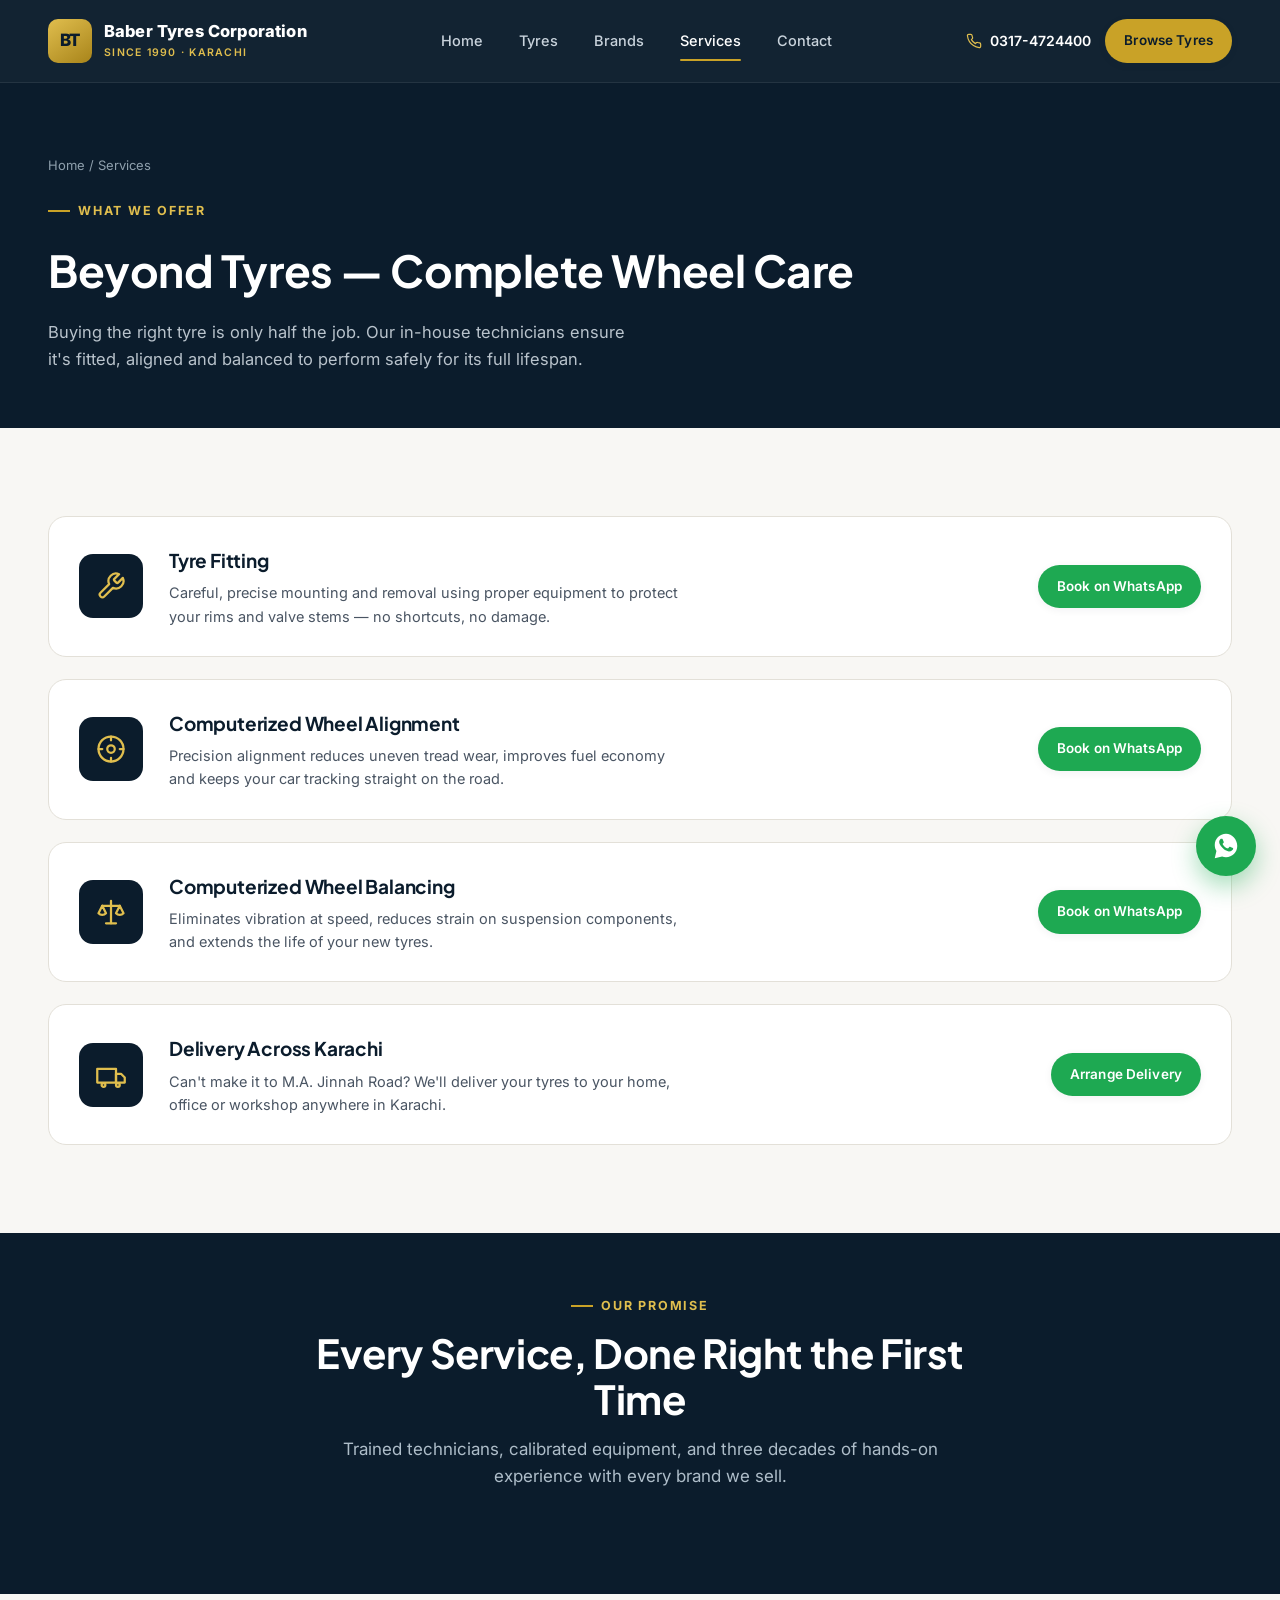
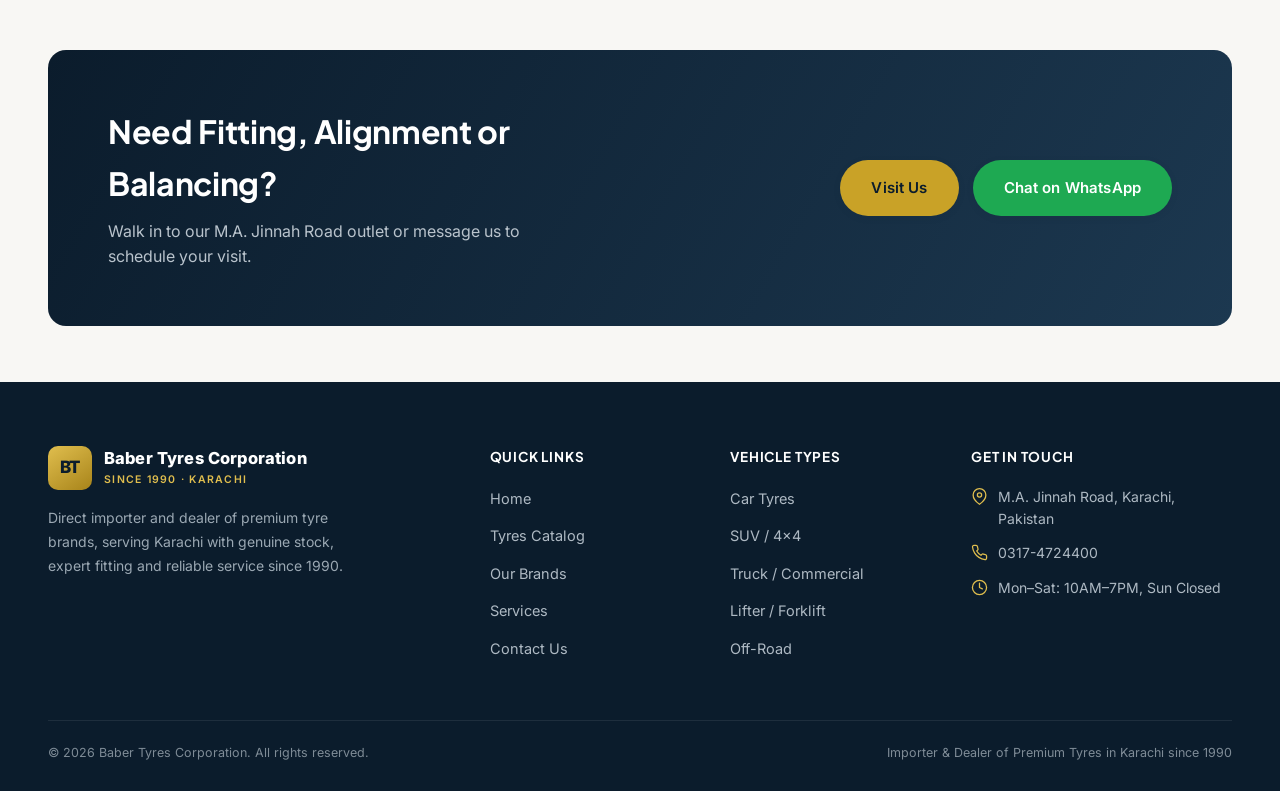
<file: services.html>
<!DOCTYPE html>
<html lang="en">
<head>
<meta charset="UTF-8">
<meta name="viewport" content="width=device-width, initial-scale=1.0">
<title>Services | Baber Tyres Corporation — Karachi</title>
<meta name="description" content="Professional tyre fitting, computerized wheel alignment, computerized wheel balancing and delivery across Karachi from Baber Tyres Corporation.">
<link rel="preconnect" href="https://fonts.googleapis.com">
<link rel="preconnect" href="https://fonts.gstatic.com" crossorigin>
<link href="https://fonts.googleapis.com/css2?family=Inter:wght@400;500;600;700;800&family=Plus+Jakarta+Sans:wght@500;700;800&display=swap" rel="stylesheet">
<link rel="stylesheet" href="css/style.css">
</head>
<body>

<header class="site-header">
  <nav class="nav">
    <a href="index.html" class="brand">
      <span class="brand-mark">BT</span>
      <span class="brand-text">
        <span class="name">Baber Tyres Corporation</span>
        <span class="tag">Since 1990 &middot; Karachi</span>
      </span>
    </a>
    <div class="nav-links">
      <a href="index.html">Home</a>
      <a href="tyres.html">Tyres</a>
      <a href="brands.html">Brands</a>
      <a href="services.html" class="active">Services</a>
      <a href="contact.html">Contact</a>
    </div>
    <div class="nav-cta">
      <span class="nav-phone">
        <svg viewBox="0 0 24 24" fill="none" stroke="currentColor" stroke-width="1.8" stroke-linecap="round" stroke-linejoin="round"><path d="M22 16.92v3a2 2 0 0 1-2.18 2 19.79 19.79 0 0 1-8.63-3.07 19.5 19.5 0 0 1-6-6 19.79 19.79 0 0 1-3.07-8.67A2 2 0 0 1 4.11 2h3a2 2 0 0 1 2 1.72c.127.96.361 1.903.7 2.81a2 2 0 0 1-.45 2.11L8.09 9.91a16 16 0 0 0 6 6l1.27-1.27a2 2 0 0 1 2.11-.45c.907.339 1.85.573 2.81.7A2 2 0 0 1 22 16.92z"/></svg>
        0317-4724400
      </span>
      <a href="tyres.html" class="btn btn-primary btn-sm">Browse Tyres</a>
      <button class="nav-toggle" aria-label="Toggle menu">
        <svg viewBox="0 0 24 24" fill="none" stroke="currentColor" stroke-width="1.8" stroke-linecap="round"><line x1="3" y1="6" x2="21" y2="6"/><line x1="3" y1="12" x2="21" y2="12"/><line x1="3" y1="18" x2="21" y2="18"/></svg>
      </button>
    </div>
  </nav>
  <div class="mobile-menu">
    <a href="index.html">Home</a>
    <a href="tyres.html">Tyres</a>
    <a href="brands.html">Brands</a>
    <a href="services.html" class="active">Services</a>
    <a href="contact.html">Contact</a>
    <a href="https://wa.me/923174724400" class="btn btn-whatsapp btn-block">Chat on WhatsApp</a>
  </div>
</header>

<section class="page-header">
  <div class="container">
    <div class="breadcrumb"><a href="index.html">Home</a> / Services</div>
    <span class="eyebrow">What We Offer</span>
    <h1>Beyond Tyres — Complete Wheel Care</h1>
    <p>Buying the right tyre is only half the job. Our in-house technicians ensure it's fitted, aligned and balanced to perform safely for its full lifespan.</p>
  </div>
</section>

<section class="section">
  <div class="container">
    <div class="service-list">

      <div class="service-row reveal">
        <div class="service-icon">
          <svg viewBox="0 0 24 24" fill="none" stroke="currentColor" stroke-width="1.8" stroke-linecap="round" stroke-linejoin="round"><path d="M14.7 6.3a1 1 0 0 0 0 1.4l1.6 1.6a1 1 0 0 0 1.4 0l3.77-3.77a6 6 0 0 1-7.94 7.94l-6.91 6.91a2.12 2.12 0 0 1-3-3l6.91-6.91a6 6 0 0 1 7.94-7.94z"/></svg>
        </div>
        <div>
          <h3>Tyre Fitting</h3>
          <p>Careful, precise mounting and removal using proper equipment to protect your rims and valve stems — no shortcuts, no damage.</p>
        </div>
        <a href="https://wa.me/923174724400?text=Hello%20Baber%20Tyres%2C%20I%27d%20like%20to%20book%20tyre%20fitting." target="_blank" class="btn btn-whatsapp btn-sm">Book on WhatsApp</a>
      </div>

      <div class="service-row reveal">
        <div class="service-icon">
          <svg viewBox="0 0 24 24" fill="none" stroke="currentColor" stroke-width="1.8" stroke-linecap="round" stroke-linejoin="round"><circle cx="12" cy="12" r="10"/><line x1="12" y1="2" x2="12" y2="5"/><line x1="12" y1="19" x2="12" y2="22"/><line x1="2" y1="12" x2="5" y2="12"/><line x1="19" y1="12" x2="22" y2="12"/><circle cx="12" cy="12" r="3"/></svg>
        </div>
        <div>
          <h3>Computerized Wheel Alignment</h3>
          <p>Precision alignment reduces uneven tread wear, improves fuel economy and keeps your car tracking straight on the road.</p>
        </div>
        <a href="https://wa.me/923174724400?text=Hello%20Baber%20Tyres%2C%20I%27d%20like%20to%20book%20a%20wheel%20alignment." target="_blank" class="btn btn-whatsapp btn-sm">Book on WhatsApp</a>
      </div>

      <div class="service-row reveal">
        <div class="service-icon">
          <svg viewBox="0 0 24 24" fill="none" stroke="currentColor" stroke-width="1.8" stroke-linecap="round" stroke-linejoin="round"><path d="M12 3v18"/><path d="M5 7l-3 6a4 4 0 0 0 6 0z"/><path d="M19 7l-3 6a4 4 0 0 0 6 0z"/><path d="M5 7h14"/><path d="M8 21h8"/></svg>
        </div>
        <div>
          <h3>Computerized Wheel Balancing</h3>
          <p>Eliminates vibration at speed, reduces strain on suspension components, and extends the life of your new tyres.</p>
        </div>
        <a href="https://wa.me/923174724400?text=Hello%20Baber%20Tyres%2C%20I%27d%20like%20to%20book%20wheel%20balancing." target="_blank" class="btn btn-whatsapp btn-sm">Book on WhatsApp</a>
      </div>

      <div class="service-row reveal">
        <div class="service-icon">
          <svg viewBox="0 0 24 24" fill="none" stroke="currentColor" stroke-width="1.8" stroke-linecap="round" stroke-linejoin="round"><rect x="1" y="7" width="15" height="11"/><path d="M16 11h4l3 3v4h-7z"/><circle cx="6" cy="20" r="1.5"/><circle cx="17.5" cy="20" r="1.5"/></svg>
        </div>
        <div>
          <h3>Delivery Across Karachi</h3>
          <p>Can't make it to M.A. Jinnah Road? We'll deliver your tyres to your home, office or workshop anywhere in Karachi.</p>
        </div>
        <a href="https://wa.me/923174724400?text=Hello%20Baber%20Tyres%2C%20I%27d%20like%20tyres%20delivered%20in%20Karachi." target="_blank" class="btn btn-whatsapp btn-sm">Arrange Delivery</a>
      </div>

    </div>
  </div>
</section>

<section class="section section--navy section--tight">
  <div class="container">
    <div class="section-head center reveal" style="margin-left:auto;margin-right:auto;">
      <span class="eyebrow">Our Promise</span>
      <h2>Every Service, Done Right the First Time</h2>
      <p>Trained technicians, calibrated equipment, and three decades of hands-on experience with every brand we sell.</p>
    </div>
  </div>
</section>

<section class="section section--tight">
  <div class="container">
    <div class="cta-band reveal">
      <div>
        <h2>Need Fitting, Alignment or Balancing?</h2>
        <p>Walk in to our M.A. Jinnah Road outlet or message us to schedule your visit.</p>
      </div>
      <div class="cta-actions">
        <a href="contact.html" class="btn btn-primary">Visit Us</a>
        <a href="https://wa.me/923174724400?text=Hello%20Baber%20Tyres%2C%20I%27d%20like%20to%20schedule%20a%20service%20visit." target="_blank" class="btn btn-whatsapp">Chat on WhatsApp</a>
      </div>
    </div>
  </div>
</section>

<footer class="site-footer">
  <div class="container">
    <div class="footer-grid">
      <div class="footer-brand">
        <a href="index.html" class="brand">
          <span class="brand-mark">BT</span>
          <span class="brand-text">
            <span class="name">Baber Tyres Corporation</span>
            <span class="tag">Since 1990 &middot; Karachi</span>
          </span>
        </a>
        <p>Direct importer and dealer of premium tyre brands, serving Karachi with genuine stock, expert fitting and reliable service since 1990.</p>
      </div>
      <div class="footer-col">
        <h4>Quick Links</h4>
        <ul>
          <li><a href="index.html">Home</a></li>
          <li><a href="tyres.html">Tyres Catalog</a></li>
          <li><a href="brands.html">Our Brands</a></li>
          <li><a href="services.html">Services</a></li>
          <li><a href="contact.html">Contact Us</a></li>
        </ul>
      </div>
      <div class="footer-col">
        <h4>Vehicle Types</h4>
        <ul>
          <li><a href="tyres.html?vehicleType=Car">Car Tyres</a></li>
          <li><a href="tyres.html?vehicleType=SUV%2F4x4">SUV / 4x4</a></li>
          <li><a href="tyres.html?vehicleType=Truck%2FCommercial">Truck / Commercial</a></li>
          <li><a href="tyres.html?vehicleType=Lifter%2FForklift">Lifter / Forklift</a></li>
          <li><a href="tyres.html?vehicleType=Off-Road">Off-Road</a></li>
        </ul>
      </div>
      <div class="footer-col">
        <h4>Get in Touch</h4>
        <ul class="footer-contact">
          <li><svg viewBox="0 0 24 24" fill="none" stroke="currentColor" stroke-width="1.8" stroke-linecap="round" stroke-linejoin="round"><path d="M21 10c0 7-9 13-9 13s-9-6-9-13a9 9 0 1 1 18 0z"/><circle cx="12" cy="10" r="3"/></svg> M.A. Jinnah Road, Karachi, Pakistan</li>
          <li><svg viewBox="0 0 24 24" fill="none" stroke="currentColor" stroke-width="1.8" stroke-linecap="round" stroke-linejoin="round"><path d="M22 16.92v3a2 2 0 0 1-2.18 2 19.79 19.79 0 0 1-8.63-3.07 19.5 19.5 0 0 1-6-6 19.79 19.79 0 0 1-3.07-8.67A2 2 0 0 1 4.11 2h3a2 2 0 0 1 2 1.72c.127.96.361 1.903.7 2.81a2 2 0 0 1-.45 2.11L8.09 9.91a16 16 0 0 0 6 6l1.27-1.27a2 2 0 0 1 2.11-.45c.907.339 1.85.573 2.81.7A2 2 0 0 1 22 16.92z"/></svg> 0317-4724400</li>
          <li><svg viewBox="0 0 24 24" fill="none" stroke="currentColor" stroke-width="1.8" stroke-linecap="round" stroke-linejoin="round"><circle cx="12" cy="12" r="10"/><path d="M12 6v6l4 2"/></svg> Mon–Sat: 10AM–7PM, Sun Closed</li>
        </ul>
      </div>
    </div>
    <div class="footer-bottom">
      <span>&copy; 2026 Baber Tyres Corporation. All rights reserved.</span>
      <span>Importer &amp; Dealer of Premium Tyres in Karachi since 1990</span>
    </div>
  </div>
</footer>

<a class="wa-float" href="https://wa.me/923174724400?text=Hello%20Baber%20Tyres%2C%20I%27d%20like%20to%20enquire%20about%20tyres." target="_blank" aria-label="Chat on WhatsApp">
  <svg viewBox="0 0 32 32" fill="currentColor"><path d="M16.004 3C9.374 3 4 8.374 4 15.004c0 2.33.65 4.51 1.78 6.37L4 29l7.84-1.74a11.9 11.9 0 0 0 4.16.74h.004C22.634 28 28 22.626 28 15.996 28 9.366 22.634 3 16.004 3zm6.93 16.95c-.3.84-1.74 1.65-2.4 1.74-.61.09-1.39.13-2.24-.14-.52-.16-1.18-.38-2.03-.75-3.57-1.54-5.9-5.14-6.08-5.38-.18-.24-1.46-1.94-1.46-3.7 0-1.76.93-2.63 1.26-2.99.33-.36.72-.45.96-.45.24 0 .48 0 .69.01.22.01.52-.08.81.62.3.72 1.02 2.49 1.11 2.67.09.18.15.39.03.63-.12.24-.18.39-.36.6-.18.21-.38.47-.54.63-.18.18-.37.37-.16.73.21.36.95 1.56 2.04 2.53 1.41 1.25 2.6 1.64 2.97 1.82.37.18.59.15.81-.09.22-.24.93-1.08 1.18-1.45.25-.37.5-.31.84-.19.34.12 2.15 1.01 2.52 1.2.37.18.61.27.7.42.09.15.09.86-.21 1.7z"/></svg>
</a>

<script src="js/main.js"></script>
</body>
</html>
</file>
<file: css/style.css>
/* ============================================================
   Baber Tyres Corporation — Core Stylesheet
   Premium industrial/corporate theme — Navy / Gold / Off-white
   ============================================================ */

:root{
  --navy: #0B1C2C;
  --navy-light: #142C42;
  --navy-soft: #1C3850;
  --gold: #C9A227;
  --gold-light: #E0BE4E;
  --gold-dark: #A8841A;
  --bg: #F8F7F4;
  --bg-alt: #F1EFEA;
  --panel: #FFFFFF;
  --ink: #1C2127;
  --ink-soft: #4A5563;
  --ink-mute: #717B88;
  --border: #E3E0D8;
  --success: #1E7A4C;
  --warn: #B5452B;
  --shadow-sm: 0 2px 8px rgba(11,28,44,0.06);
  --shadow-md: 0 8px 28px rgba(11,28,44,0.10);
  --shadow-lg: 0 20px 48px rgba(11,28,44,0.16);
  --radius: 10px;
  --radius-lg: 18px;
  --maxw: 1240px;
  --speed: 0.25s;
}

*{ box-sizing: border-box; }
html{ scroll-behavior: smooth; }
body{
  margin:0;
  font-family: 'Inter', 'Plus Jakarta Sans', -apple-system, BlinkMacSystemFont, 'Segoe UI', sans-serif;
  background: var(--bg);
  color: var(--ink);
  line-height: 1.6;
  -webkit-font-smoothing: antialiased;
  overflow-x: hidden;
}
img{ max-width:100%; display:block; }
a{ color: inherit; text-decoration:none; }
ul{ margin:0; padding:0; list-style:none; }
h1,h2,h3,h4{ margin:0; font-family:'Plus Jakarta Sans','Inter',sans-serif; color: var(--navy); font-weight:700; letter-spacing:-0.01em; }
p{ margin:0; }
button{ font-family: inherit; cursor:pointer; }

.container{
  max-width: var(--maxw);
  margin: 0 auto;
  padding: 0 28px;
}

.section{ padding: 88px 0; }
.section--tight{ padding: 56px 0; }
.section--navy{ background: var(--navy); color: #D9E0E6; }
.section--navy h2, .section--navy h3{ color:#fff; }
.section--alt{ background: var(--bg-alt); }

.eyebrow{
  display:inline-flex;
  align-items:center;
  gap:8px;
  font-size: 12.5px;
  font-weight:700;
  letter-spacing: 0.14em;
  text-transform: uppercase;
  color: var(--gold-dark);
  margin-bottom: 14px;
}
.eyebrow::before{
  content:'';
  width:22px; height:2px;
  background: var(--gold);
  display:inline-block;
}
.section--navy .eyebrow{ color: var(--gold-light); }

.section-head{
  max-width: 680px;
  margin-bottom: 48px;
}
.section-head h2{ font-size: clamp(28px, 3.4vw, 40px); line-height:1.15; }
.section-head p{ margin-top:14px; color: var(--ink-soft); font-size:17px; }
.section--navy .section-head p{ color: #AEBDC9; }
.section-head.center{ margin-left:auto; margin-right:auto; text-align:center; }

/* ---------- Buttons ---------- */
.btn{
  display:inline-flex;
  align-items:center;
  justify-content:center;
  gap:10px;
  padding: 15px 30px;
  border-radius: 999px;
  font-weight:600;
  font-size:15px;
  letter-spacing: 0.01em;
  border: 1.5px solid transparent;
  transition: transform var(--speed) ease, box-shadow var(--speed) ease, background var(--speed) ease, color var(--speed) ease, border-color var(--speed) ease;
  white-space: nowrap;
}
.btn svg{ width:18px; height:18px; flex-shrink:0; }
.btn-primary{ background: var(--gold); color: var(--navy); box-shadow: var(--shadow-sm); }
.btn-primary:hover{ background: var(--gold-light); transform: translateY(-2px); box-shadow: var(--shadow-md); }
.btn-outline{ border-color: rgba(255,255,255,0.35); color:#fff; background: rgba(255,255,255,0.04); }
.btn-outline:hover{ border-color: var(--gold); color: var(--gold-light); transform: translateY(-2px); }
.btn-navy{ background: var(--navy); color:#fff; box-shadow: var(--shadow-sm); }
.btn-navy:hover{ background: var(--navy-light); transform: translateY(-2px); box-shadow: var(--shadow-md); }
.btn-ghost-dark{ border-color: rgba(11,28,44,0.18); color: var(--navy); }
.btn-ghost-dark:hover{ border-color: var(--navy); background: rgba(11,28,44,0.04); }
.btn-whatsapp{ background:#1EA952; color:#fff; box-shadow: var(--shadow-sm); }
.btn-whatsapp:hover{ background:#179145; transform: translateY(-2px); box-shadow: var(--shadow-md); }
.btn-sm{ padding: 10px 18px; font-size:13.5px; }
.btn-block{ width:100%; }

/* ---------- Header / Nav ---------- */
.site-header{
  position: sticky;
  top:0;
  z-index: 500;
  background: rgba(11,28,44,0.97);
  backdrop-filter: blur(6px);
  border-bottom: 1px solid rgba(255,255,255,0.08);
}
.nav{
  max-width: var(--maxw);
  margin: 0 auto;
  padding: 0 28px;
  display:flex;
  align-items:center;
  justify-content: space-between;
  height: 82px;
}
.brand{ display:flex; align-items:center; gap:12px; }
.brand-mark{
  width:44px; height:44px;
  border-radius:10px;
  background: linear-gradient(145deg, var(--gold-light), var(--gold-dark));
  display:flex; align-items:center; justify-content:center;
  color: var(--navy);
  font-weight:800;
  font-size:17px;
  letter-spacing:-0.02em;
  flex-shrink:0;
}
.brand-text{ line-height:1.15; }
.brand-text .name{ color:#fff; font-weight:800; font-size:16.5px; letter-spacing:0.01em; display:block; }
.brand-text .tag{ color: var(--gold-light); font-size:10.5px; letter-spacing:0.12em; text-transform:uppercase; font-weight:600; }

.nav-links{ display:flex; align-items:center; gap:36px; }
.nav-links a{
  color:#C9D3DC;
  font-size:14.5px;
  font-weight:500;
  position:relative;
  padding:6px 0;
  transition: color var(--speed);
}
.nav-links a:hover, .nav-links a.active{ color:#fff; }
.nav-links a.active::after{
  content:'';
  position:absolute; left:0; bottom:-2px;
  width:100%; height:2px;
  background: var(--gold);
  border-radius:2px;
}
.nav-cta{ display:flex; align-items:center; gap:14px; }
.nav-phone{ display:flex; align-items:center; gap:8px; color:#fff; font-size:14px; font-weight:600; }
.nav-phone svg{ width:16px; height:16px; color: var(--gold-light); }

.nav-toggle{
  display:none;
  width:42px; height:42px;
  border-radius:8px;
  border:1px solid rgba(255,255,255,0.2);
  background: transparent;
  color:#fff;
  align-items:center; justify-content:center;
}
.nav-toggle svg{ width:20px; height:20px; }

.mobile-menu{
  display:none;
  background: var(--navy);
  border-top: 1px solid rgba(255,255,255,0.08);
  padding: 10px 28px 26px;
}
.mobile-menu a{
  display:block;
  color:#D9E0E6;
  padding: 13px 0;
  font-size:15.5px;
  font-weight:500;
  border-bottom: 1px solid rgba(255,255,255,0.06);
}
.mobile-menu a.active{ color: var(--gold-light); }
.mobile-menu .btn{ margin-top:16px; }

@media (max-width: 920px){
  .nav-links{ display:none; }
  .nav-phone{ display:none; }
  .nav-toggle{ display:flex; }
  body.menu-open .mobile-menu{ display:block; }
}

/* ---------- Hero ---------- */
.hero{
  position:relative;
  background: var(--navy);
  color:#fff;
  overflow:hidden;
}
.hero-media{
  position:absolute; inset:0;
  background-size: cover;
  background-position: center;
}
.hero-media::after{
  content:'';
  position:absolute; inset:0;
  background: linear-gradient(100deg, rgba(11,28,44,0.96) 10%, rgba(11,28,44,0.88) 42%, rgba(11,28,44,0.55) 100%);
}
.hero-inner{
  position:relative;
  z-index:2;
  max-width: var(--maxw);
  margin:0 auto;
  padding: 130px 28px 110px;
}
.hero-inner.small{ padding: 86px 28px 70px; }
.hero-content{ max-width: 640px; }
.hero-content .eyebrow{ color: var(--gold-light); }
.hero h1{
  color:#fff;
  font-size: clamp(34px, 5vw, 56px);
  line-height: 1.08;
  letter-spacing:-0.015em;
}
.hero h1 em{ color: var(--gold-light); font-style:normal; }
.hero-sub{
  margin-top: 22px;
  font-size: 18px;
  color: #C3CDD6;
  max-width: 520px;
}
.hero-actions{ display:flex; gap:16px; margin-top:38px; flex-wrap:wrap; }

.trust-strip{
  position:relative;
  z-index:2;
  border-top: 1px solid rgba(255,255,255,0.1);
  background: rgba(5,15,24,0.55);
}
.trust-grid{
  max-width: var(--maxw);
  margin:0 auto;
  padding: 26px 28px;
  display:grid;
  grid-template-columns: repeat(4, 1fr);
  gap: 20px;
}
.trust-item{ display:flex; align-items:center; gap:12px; }
.trust-item .num{ color: var(--gold-light); font-size:22px; font-weight:800; font-family:'Plus Jakarta Sans',sans-serif; }
.trust-item .lbl{ color:#B9C3CC; font-size:13px; line-height:1.3; }

@media (max-width: 900px){
  .trust-grid{ grid-template-columns: repeat(2,1fr); }
}

/* ---------- Page header (non-home pages) ---------- */
.page-header{
  background: var(--navy);
  color:#fff;
  padding: 72px 0 56px;
  position:relative;
}
.page-header .eyebrow{ color: var(--gold-light); }
.page-header h1{ color:#fff; font-size: clamp(30px, 4vw, 44px); }
.page-header p{ color:#B9C3CC; max-width:600px; margin-top:14px; font-size:16.5px; }
.breadcrumb{ font-size:13px; color:#8FA0AD; margin-bottom:18px; }
.breadcrumb a:hover{ color: var(--gold-light); }

/* ---------- Cards: Vehicle type / category ---------- */
.cat-grid{
  display:grid;
  grid-template-columns: repeat(5, 1fr);
  gap: 20px;
}
.cat-card{
  position:relative;
  border-radius: var(--radius-lg);
  overflow:hidden;
  aspect-ratio: 3/4;
  box-shadow: var(--shadow-sm);
  transition: transform var(--speed), box-shadow var(--speed);
}
.cat-card:hover{ transform: translateY(-6px); box-shadow: var(--shadow-lg); }
.cat-card img{ width:100%; height:100%; object-fit:cover; transition: transform 0.5s ease; }
.cat-card:hover img{ transform: scale(1.07); }
.cat-card .overlay{
  position:absolute; inset:0;
  background: linear-gradient(to top, rgba(11,28,44,0.92) 10%, rgba(11,28,44,0.1) 60%, transparent 100%);
}
.cat-card .label{
  position:absolute; left:0; right:0; bottom:0;
  padding: 20px 16px;
  color:#fff;
}
.cat-card .label .name{ font-weight:700; font-size:15.5px; display:block; }
.cat-card .label .count{ font-size:12px; color: var(--gold-light); margin-top:4px; display:block; }

@media (max-width: 1024px){ .cat-grid{ grid-template-columns: repeat(3,1fr); } }
@media (max-width: 640px){ .cat-grid{ grid-template-columns: repeat(2,1fr); } }

/* ---------- Product cards ---------- */
.product-grid{
  display:grid;
  grid-template-columns: repeat(4, 1fr);
  gap: 24px;
}
@media (max-width: 1100px){ .product-grid{ grid-template-columns: repeat(3,1fr); } }
@media (max-width: 760px){ .product-grid{ grid-template-columns: repeat(2,1fr); } }
@media (max-width: 480px){ .product-grid{ grid-template-columns: 1fr; } }

.product-card{
  background: var(--panel);
  border-radius: var(--radius-lg);
  overflow:hidden;
  border: 1px solid var(--border);
  transition: transform var(--speed), box-shadow var(--speed), border-color var(--speed);
  display:flex;
  flex-direction:column;
}
.product-card:hover{ transform: translateY(-5px); box-shadow: var(--shadow-md); border-color: transparent; }
.product-media{
  position:relative;
  aspect-ratio: 4/3;
  background: var(--bg-alt);
  overflow:hidden;
}
.product-media img{ width:100%; height:100%; object-fit:cover; transition: transform 0.4s ease; }
.product-card:hover .product-media img{ transform: scale(1.06); }
.badge{
  position:absolute; top:12px; left:12px;
  font-size:11px; font-weight:700;
  padding: 5px 10px;
  border-radius:999px;
  letter-spacing:0.03em;
  text-transform:uppercase;
}
.badge.in-stock{ background: rgba(30,122,76,0.12); color: var(--success); }
.badge.limited{ background: rgba(181,69,43,0.12); color: var(--warn); }
.badge.import{ background: rgba(201,162,39,0.14); color: var(--gold-dark); top:auto; left:12px; bottom:12px; }

.product-body{ padding: 18px 20px 20px; flex:1; display:flex; flex-direction:column; gap:10px; }
.product-brand{ font-size:12px; font-weight:700; letter-spacing:0.07em; text-transform:uppercase; color: var(--gold-dark); }
.product-size{ font-size:19px; font-weight:800; color: var(--navy); font-family:'Plus Jakarta Sans',sans-serif; }
.product-pattern{ font-size:13.5px; color: var(--ink-mute); }
.product-foot{ margin-top:auto; display:flex; gap:10px; padding-top:8px; }
.product-foot .btn{ flex:1; padding:11px 14px; font-size:13.5px; }

/* ---------- Steps / How it works ---------- */
.steps{
  display:grid;
  grid-template-columns: repeat(3, 1fr);
  gap: 30px;
}
.step{ position:relative; padding: 32px 26px; background: var(--panel); border-radius: var(--radius-lg); border:1px solid var(--border); }
.step-num{
  width:46px; height:46px;
  border-radius:50%;
  background: var(--navy);
  color: var(--gold-light);
  display:flex; align-items:center; justify-content:center;
  font-weight:800; font-size:17px;
  margin-bottom:20px;
  font-family:'Plus Jakarta Sans',sans-serif;
}
.step h3{ font-size:18px; margin-bottom:10px; }
.step p{ color: var(--ink-soft); font-size:14.5px; }
@media (max-width: 860px){ .steps{ grid-template-columns:1fr; } }

/* ---------- Feature / why-us grid ---------- */
.feature-grid{
  display:grid;
  grid-template-columns: repeat(4, 1fr);
  gap: 26px;
}
.feature{ padding: 8px; }
.feature-icon{
  width:52px; height:52px;
  border-radius: 12px;
  background: rgba(201,162,39,0.12);
  color: var(--gold-dark);
  display:flex; align-items:center; justify-content:center;
  margin-bottom:18px;
}
.feature-icon svg{ width:26px; height:26px; }
.feature h3{ font-size:16.5px; margin-bottom:8px; }
.feature p{ color: var(--ink-soft); font-size:14px; }
@media (max-width: 1024px){ .feature-grid{ grid-template-columns: repeat(2,1fr); } }
@media (max-width: 560px){ .feature-grid{ grid-template-columns: 1fr; } }

/* ---------- Brand logo strip ---------- */
.brand-strip{
  display:grid;
  grid-template-columns: repeat(7, 1fr);
  gap: 18px;
  align-items:center;
}
.brand-chip{
  background:#fff;
  border:1px solid var(--border);
  border-radius: var(--radius);
  height: 92px;
  display:flex; align-items:center; justify-content:center;
  padding: 16px 18px;
  transition: box-shadow var(--speed), transform var(--speed);
}
.brand-chip:hover{ box-shadow: var(--shadow-md); transform: translateY(-3px); }
.brand-chip img{ max-height:46px; max-width:100%; object-fit:contain; }
@media (max-width: 1024px){ .brand-strip{ grid-template-columns: repeat(4,1fr); } }
@media (max-width: 600px){ .brand-strip{ grid-template-columns: repeat(3,1fr); } }

/* ---------- Brand detail blocks (Brands page) ---------- */
.brand-block{
  display:grid;
  grid-template-columns: 220px 1fr;
  gap: 32px;
  align-items:center;
  padding: 30px;
  background: var(--panel);
  border: 1px solid var(--border);
  border-radius: var(--radius-lg);
}
.brand-block + .brand-block{ margin-top:20px; }
.brand-logo-box{
  height: 120px;
  border-radius: var(--radius);
  background: var(--bg-alt);
  display:flex; align-items:center; justify-content:center;
  padding: 18px;
}
.brand-logo-box img{ max-height:64px; max-width:85%; object-fit:contain; }
.brand-block h3{ font-size:21px; display:flex; align-items:center; gap:12px; }
.brand-block p{ color: var(--ink-soft); margin-top:10px; font-size:15px; max-width:620px; }
.brand-block .row{ display:flex; align-items:center; justify-content:space-between; gap:20px; flex-wrap:wrap; }
.pill{
  display:inline-flex; align-items:center; gap:6px;
  font-size:11.5px; font-weight:700;
  padding: 6px 12px;
  border-radius:999px;
  letter-spacing:0.03em;
  text-transform:uppercase;
}
.pill-gold{ background: rgba(201,162,39,0.14); color: var(--gold-dark); }
.pill-navy{ background: rgba(11,28,44,0.08); color: var(--navy); }
@media (max-width: 760px){
  .brand-block{ grid-template-columns: 1fr; }
  .brand-logo-box{ height:100px; }
}

/* ---------- Services ---------- */
.service-list{ display:flex; flex-direction:column; gap:22px; }
.service-row{
  display:grid;
  grid-template-columns: 64px 1fr auto;
  gap: 26px;
  align-items:center;
  background: var(--panel);
  border: 1px solid var(--border);
  border-radius: var(--radius-lg);
  padding: 28px 30px;
  transition: box-shadow var(--speed), transform var(--speed);
}
.service-row:hover{ box-shadow: var(--shadow-md); transform: translateY(-3px); }
.service-icon{
  width:64px; height:64px;
  border-radius:14px;
  background: var(--navy);
  color: var(--gold-light);
  display:flex; align-items:center; justify-content:center;
}
.service-icon svg{ width:30px; height:30px; }
.service-row h3{ font-size:19px; margin-bottom:6px; }
.service-row p{ color: var(--ink-soft); font-size:14.5px; max-width:520px; }
@media (max-width: 760px){
  .service-row{ grid-template-columns: 1fr; text-align:left; }
  .service-row .btn{ width:100%; justify-content:center; }
}

/* ---------- CTA band ---------- */
.cta-band{
  background: linear-gradient(120deg, var(--navy) 0%, var(--navy-soft) 100%);
  color:#fff;
  border-radius: var(--radius-lg);
  padding: 56px 60px;
  display:flex;
  align-items:center;
  justify-content:space-between;
  gap: 30px;
  flex-wrap:wrap;
}
.cta-band h2{ color:#fff; font-size: clamp(24px,3vw,32px); max-width:480px; }
.cta-band p{ color:#B9C3CC; margin-top:10px; max-width:460px; }
.cta-actions{ display:flex; gap:14px; flex-wrap:wrap; }

/* ---------- Footer ---------- */
.site-footer{ background: var(--navy); color:#AEB9C3; padding: 64px 0 0; }
.footer-grid{
  display:grid;
  grid-template-columns: 2fr 1fr 1fr 1.3fr;
  gap: 40px;
  padding-bottom: 46px;
  border-bottom: 1px solid rgba(255,255,255,0.08);
}
.footer-brand .brand{ margin-bottom:16px; }
.footer-brand p{ font-size:14px; line-height:1.7; color:#9BA8B3; max-width:320px; }
.footer-col h4{ color:#fff; font-size:13.5px; letter-spacing:0.06em; text-transform:uppercase; margin-bottom:18px; }
.footer-col ul li{ margin-bottom:12px; }
.footer-col a{ font-size:14.5px; color:#AEB9C3; transition: color var(--speed); }
.footer-col a:hover{ color: var(--gold-light); }
.footer-contact li{ display:flex; gap:10px; align-items:flex-start; font-size:14px; color:#AEB9C3; }
.footer-contact svg{ width:17px; height:17px; flex-shrink:0; margin-top:2px; color: var(--gold-light); }
.footer-bottom{
  display:flex; justify-content:space-between; align-items:center;
  padding: 22px 0 28px;
  font-size:12.5px; color:#7E8B96;
  flex-wrap:wrap; gap:10px;
}
@media (max-width: 900px){ .footer-grid{ grid-template-columns: 1fr 1fr; } }
@media (max-width: 560px){ .footer-grid{ grid-template-columns: 1fr; } }

/* ---------- WhatsApp floating button ---------- */
.wa-float{
  position:fixed;
  right: 24px;
  bottom: 24px;
  z-index: 900;
  width: 60px; height:60px;
  border-radius:50%;
  background:#1EA952;
  color:#fff;
  display:flex; align-items:center; justify-content:center;
  box-shadow: 0 10px 24px rgba(30,169,82,0.4);
  transition: transform var(--speed);
  animation: wa-pulse 2.6s infinite;
}
.wa-float:hover{ transform: scale(1.08); }
.wa-float svg{ width:30px; height:30px; }
@keyframes wa-pulse{
  0%{ box-shadow: 0 0 0 0 rgba(30,169,82,0.45), 0 10px 24px rgba(30,169,82,0.4); }
  70%{ box-shadow: 0 0 0 14px rgba(30,169,82,0), 0 10px 24px rgba(30,169,82,0.4); }
  100%{ box-shadow: 0 0 0 0 rgba(30,169,82,0), 0 10px 24px rgba(30,169,82,0.4); }
}

/* ---------- Reveal animation ---------- */
.reveal{ opacity:0; transform: translateY(18px); transition: opacity 0.6s ease, transform 0.6s ease; }
.reveal.in{ opacity:1; transform: translateY(0); }

/* ---------- Catalog page: filter bar ---------- */
.catalog-toolbar{
  background: var(--panel);
  border: 1px solid var(--border);
  border-radius: var(--radius-lg);
  padding: 24px;
  margin-bottom: 36px;
  box-shadow: var(--shadow-sm);
}
.search-row{ display:flex; gap:12px; margin-bottom:18px; }
.search-row input{
  flex:1;
  border: 1.5px solid var(--border);
  border-radius: 999px;
  padding: 14px 22px;
  font-size:15px;
  font-family: inherit;
  color: var(--ink);
  background: var(--bg);
}
.search-row input:focus{ outline:none; border-color: var(--gold); background:#fff; }
.search-row button{
  background: var(--navy);
  color:#fff;
  border:none;
  border-radius:999px;
  padding: 0 28px;
  font-weight:600;
  font-size:14.5px;
  display:flex; align-items:center; gap:8px;
}
.filter-row{ display:flex; gap:14px; flex-wrap:wrap; align-items:center; }
.filter-group{ display:flex; flex-direction:column; gap:6px; }
.filter-group label{ font-size:11.5px; font-weight:700; letter-spacing:0.05em; text-transform:uppercase; color: var(--ink-mute); }
.filter-group select{
  border: 1.5px solid var(--border);
  border-radius: 8px;
  padding: 10px 14px;
  font-size:14px;
  font-family: inherit;
  color: var(--ink);
  background: #fff;
  min-width:160px;
}
.filter-group select:focus{ outline:none; border-color: var(--gold); }
.filter-clear{
  margin-left:auto;
  font-size:13.5px;
  font-weight:600;
  color: var(--navy);
  text-decoration: underline;
  text-underline-offset: 3px;
  align-self:flex-end;
  padding-bottom:4px;
}
.results-meta{ display:flex; justify-content:space-between; align-items:center; margin-bottom:22px; color: var(--ink-mute); font-size:14px; flex-wrap:wrap; gap:10px; }

.empty-state{
  text-align:center;
  padding: 80px 20px;
  background: var(--panel);
  border-radius: var(--radius-lg);
  border: 1px dashed var(--border);
}
.empty-state svg{ width:52px; height:52px; color: var(--ink-mute); margin-bottom:18px; }
.empty-state h3{ font-size:19px; margin-bottom:8px; }
.empty-state p{ color: var(--ink-mute); font-size:14.5px; }

/* ---------- Product detail modal ---------- */
.pd-overlay{
  position:fixed; inset:0;
  background: rgba(11,28,44,0.55);
  backdrop-filter: blur(3px);
  z-index: 1000;
  display:none;
  align-items:center;
  justify-content:center;
  padding: 24px;
}
.pd-overlay.open{ display:flex; }
.pd-modal{
  background:#fff;
  border-radius: var(--radius-lg);
  max-width: 880px;
  width:100%;
  max-height: 90vh;
  overflow:auto;
  display:grid;
  grid-template-columns: 1fr 1fr;
  box-shadow: var(--shadow-lg);
  position:relative;
}
.pd-close{
  position:absolute; top:16px; right:16px;
  width:36px; height:36px;
  border-radius:50%;
  background: rgba(11,28,44,0.06);
  border:none;
  display:flex; align-items:center; justify-content:center;
  z-index:2;
}
.pd-close svg{ width:18px; height:18px; }
.pd-media{ background: var(--bg-alt); min-height: 320px; }
.pd-media img{ width:100%; height:100%; object-fit:cover; }
.pd-body{ padding: 38px 34px; }
.pd-body .product-brand{ font-size:12.5px; }
.pd-body h2{ font-size:26px; margin: 8px 0 4px; }
.pd-body .pd-pattern{ color: var(--ink-mute); font-size:15px; margin-bottom:18px; }
.pd-specs{ display:grid; grid-template-columns: 1fr 1fr; gap:14px; margin-bottom: 26px; }
.pd-spec{ background: var(--bg-alt); border-radius:8px; padding:12px 14px; }
.pd-spec .k{ font-size:11px; text-transform:uppercase; letter-spacing:0.05em; color: var(--ink-mute); display:block; margin-bottom:4px; }
.pd-spec .v{ font-weight:700; color: var(--navy); font-size:14.5px; }
@media (max-width: 700px){ .pd-modal{ grid-template-columns: 1fr; } .pd-media{ min-height:220px; } }

/* ---------- Contact page ---------- */
.contact-grid{ display:grid; grid-template-columns: 1fr 1fr; gap: 48px; }
.contact-form{ background: var(--panel); border:1px solid var(--border); border-radius: var(--radius-lg); padding: 36px; }
.form-group{ margin-bottom:20px; }
.form-group label{ display:block; font-size:13px; font-weight:600; color: var(--navy); margin-bottom:8px; }
.form-group input, .form-group textarea{
  width:100%;
  border: 1.5px solid var(--border);
  border-radius: 8px;
  padding: 13px 16px;
  font-size:14.5px;
  font-family: inherit;
  color: var(--ink);
  background: var(--bg);
  resize: vertical;
}
.form-group input:focus, .form-group textarea:focus{ outline:none; border-color: var(--gold); background:#fff; }
.form-row-2{ display:grid; grid-template-columns:1fr 1fr; gap:16px; }
.info-card{ background: var(--navy); color:#fff; border-radius: var(--radius-lg); padding: 36px; margin-bottom:20px; }
.info-card h3{ color:#fff; font-size:18px; margin-bottom:18px; }
.info-list{ display:flex; flex-direction:column; gap:18px; }
.info-list li{ display:flex; gap:14px; align-items:flex-start; }
.info-list svg{ width:20px; height:20px; color: var(--gold-light); flex-shrink:0; margin-top:2px; }
.info-list .t{ font-size:12px; text-transform:uppercase; letter-spacing:0.05em; color:#8FA0AD; display:block; margin-bottom:3px; }
.info-list .d{ font-size:15px; color:#fff; font-weight:500; }
.hours-table{ width:100%; font-size:14.5px; }
.hours-table td{ padding: 7px 0; color:#D9E0E6; }
.hours-table td:last-child{ text-align:right; font-weight:600; color:#fff; }
.map-box{
  background: var(--bg-alt);
  border: 1px dashed var(--border);
  border-radius: var(--radius-lg);
  height: 260px;
  display:flex; flex-direction:column; align-items:center; justify-content:center;
  gap:10px;
  color: var(--ink-mute);
}
.map-box svg{ width:36px; height:36px; }
@media (max-width: 860px){ .contact-grid{ grid-template-columns: 1fr; } .form-row-2{ grid-template-columns:1fr; } }

/* ---------- About / story ---------- */
.about-grid{ display:grid; grid-template-columns: 1.1fr 0.9fr; gap: 56px; align-items:center; }
.about-media{ border-radius: var(--radius-lg); overflow:hidden; box-shadow: var(--shadow-md); aspect-ratio: 4/5; }
.about-media img{ width:100%; height:100%; object-fit:cover; }
.about-copy p{ color: var(--ink-soft); font-size:15.5px; margin-bottom:16px; }
.stat-row{ display:flex; gap:34px; margin-top:28px; flex-wrap:wrap; }
.stat-row .stat b{ display:block; font-size:28px; color: var(--navy); font-family:'Plus Jakarta Sans',sans-serif; }
.stat-row .stat span{ font-size:12.5px; color: var(--ink-mute); text-transform:uppercase; letter-spacing:0.04em; }
@media (max-width: 860px){ .about-grid{ grid-template-columns: 1fr; } }

/* ---------- misc ---------- */
.divider-note{
  text-align:center;
  font-size:13.5px;
  color: var(--ink-mute);
  margin-top: 36px;
}
.divider-note a{ color: var(--navy); font-weight:600; text-decoration:underline; text-underline-offset:3px; }
</file>
